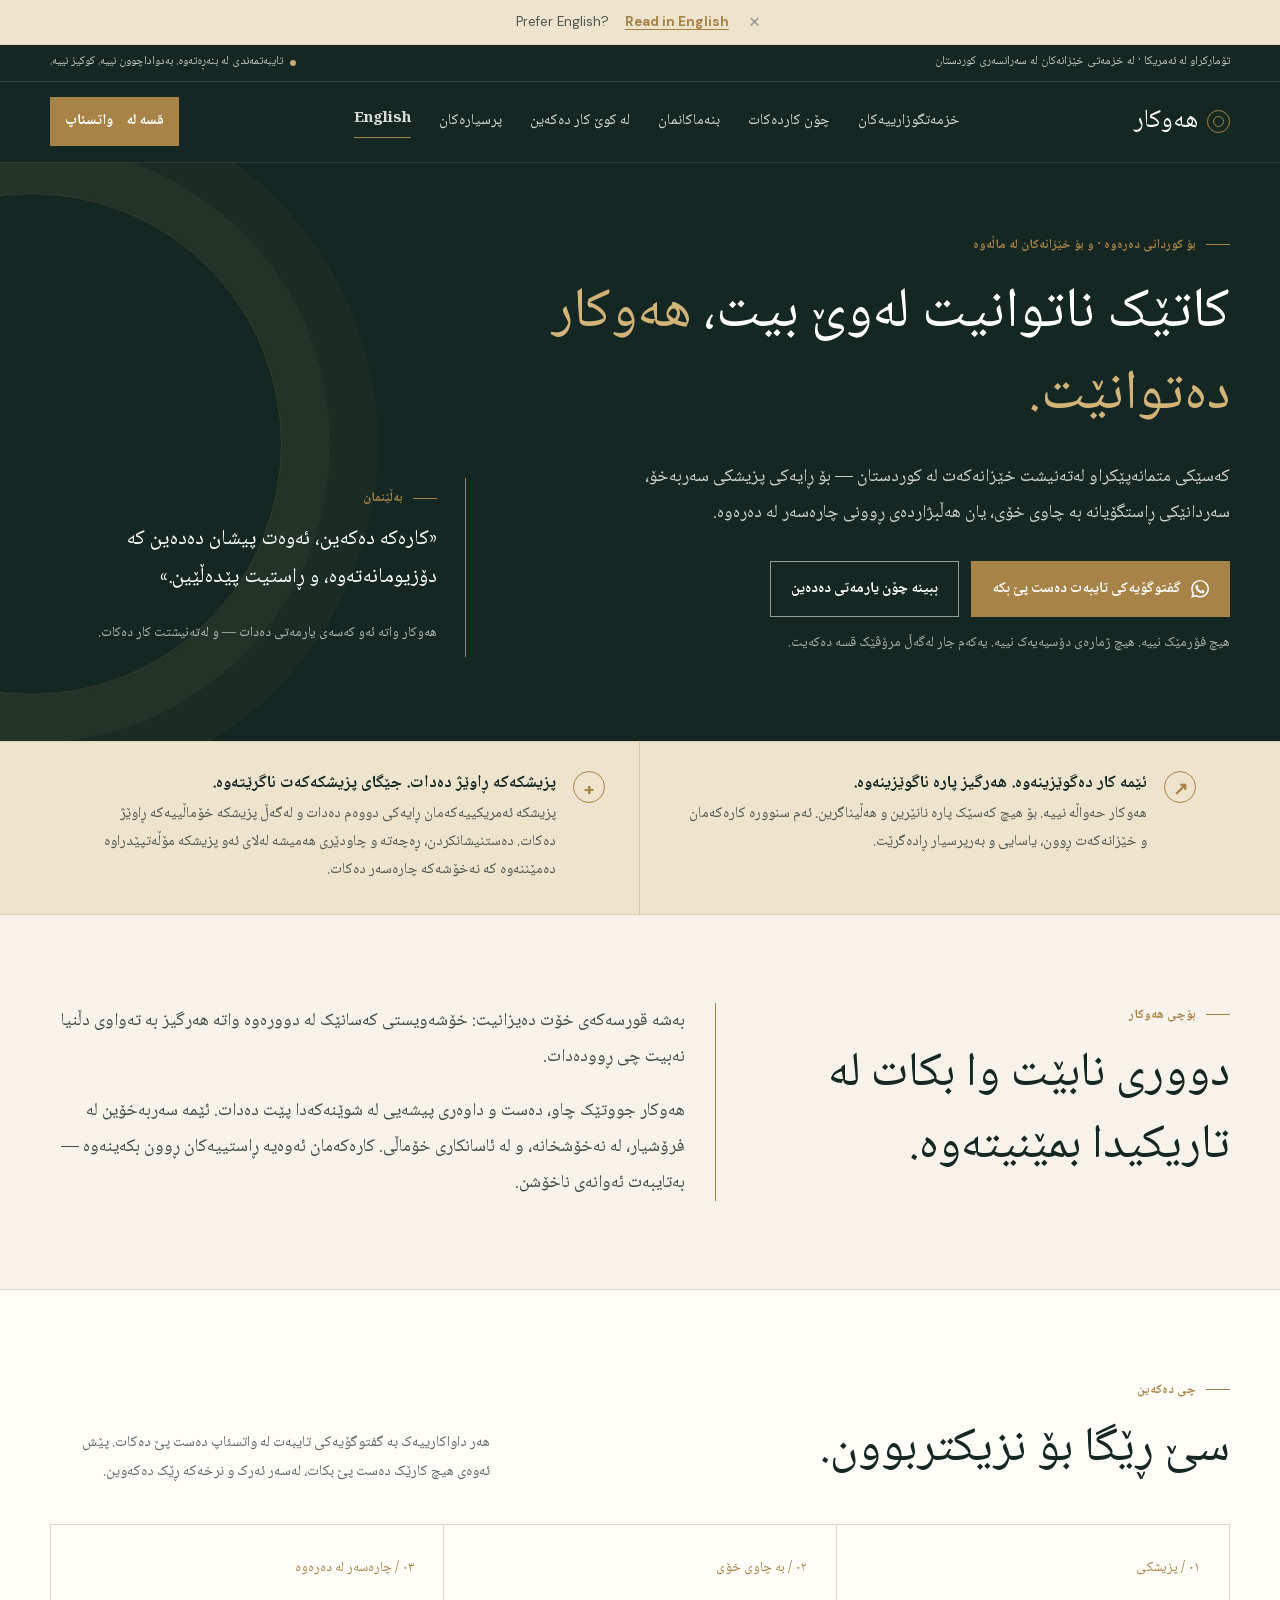
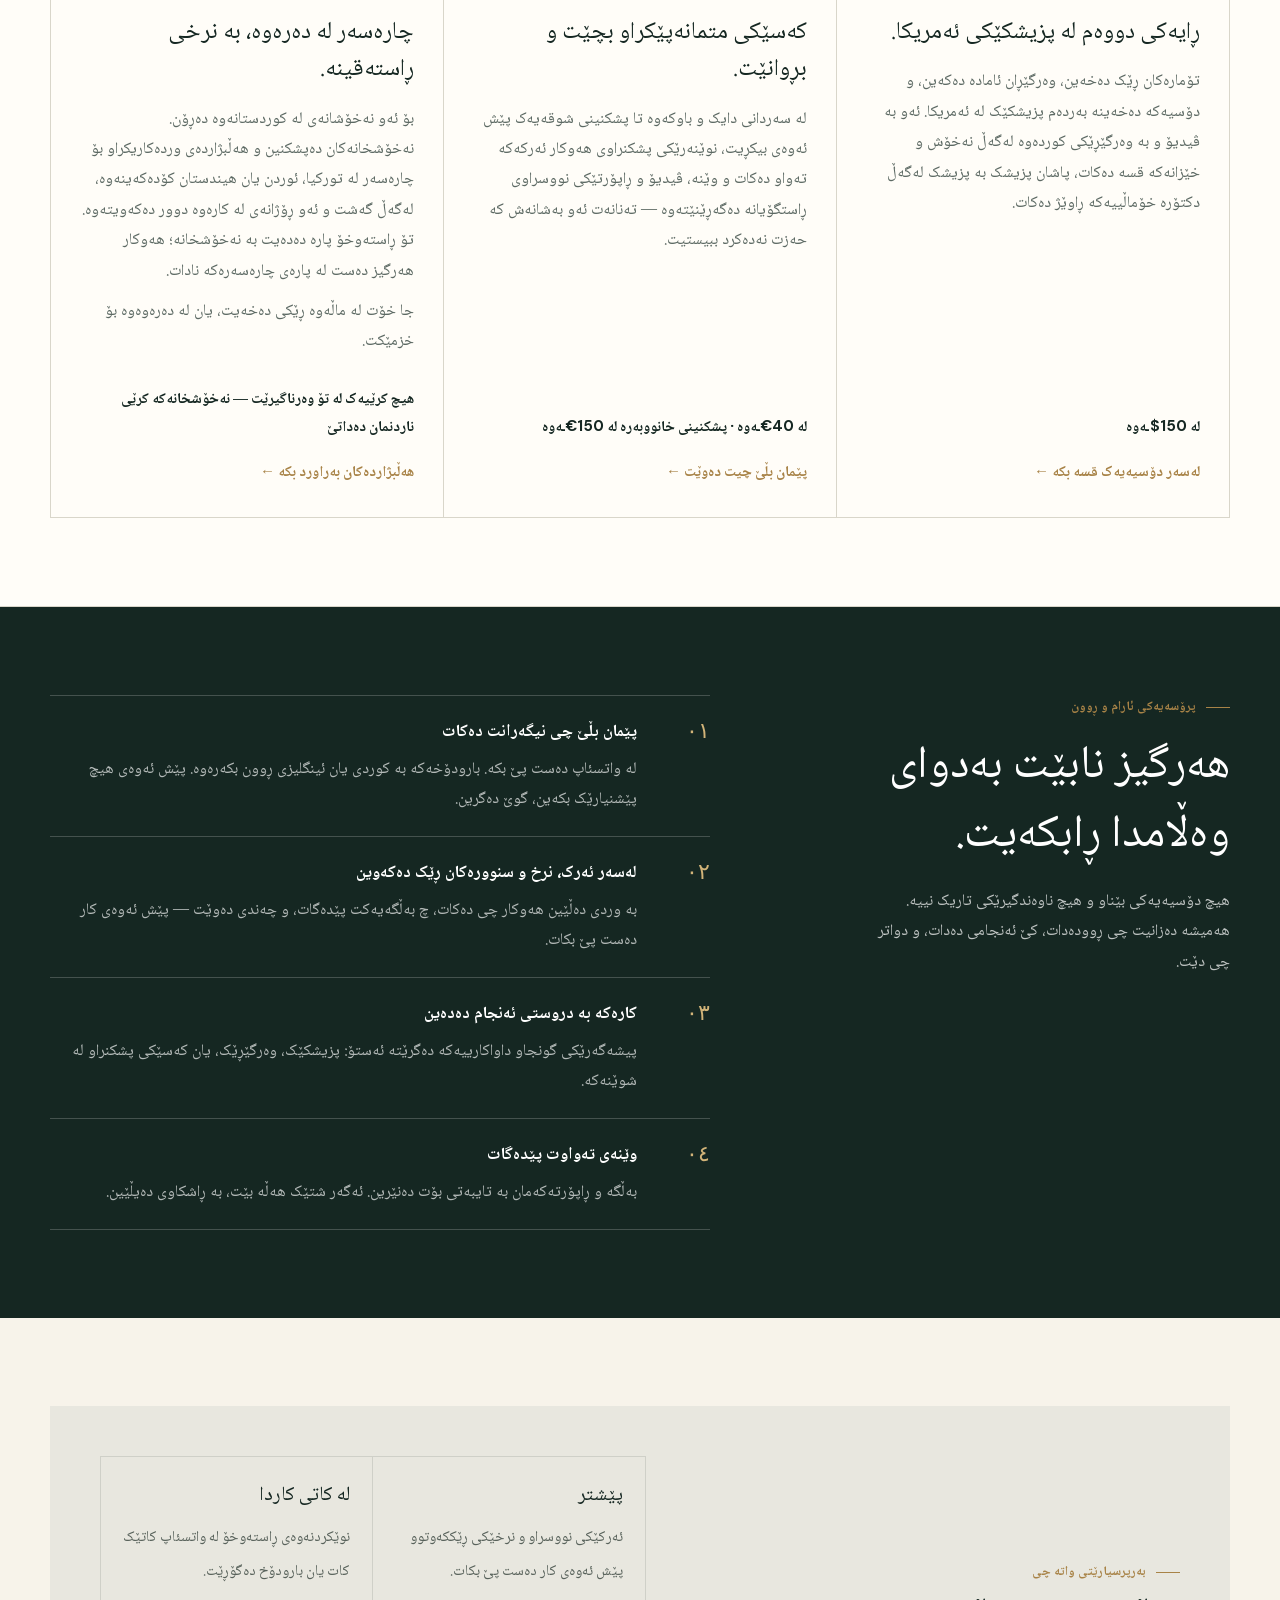
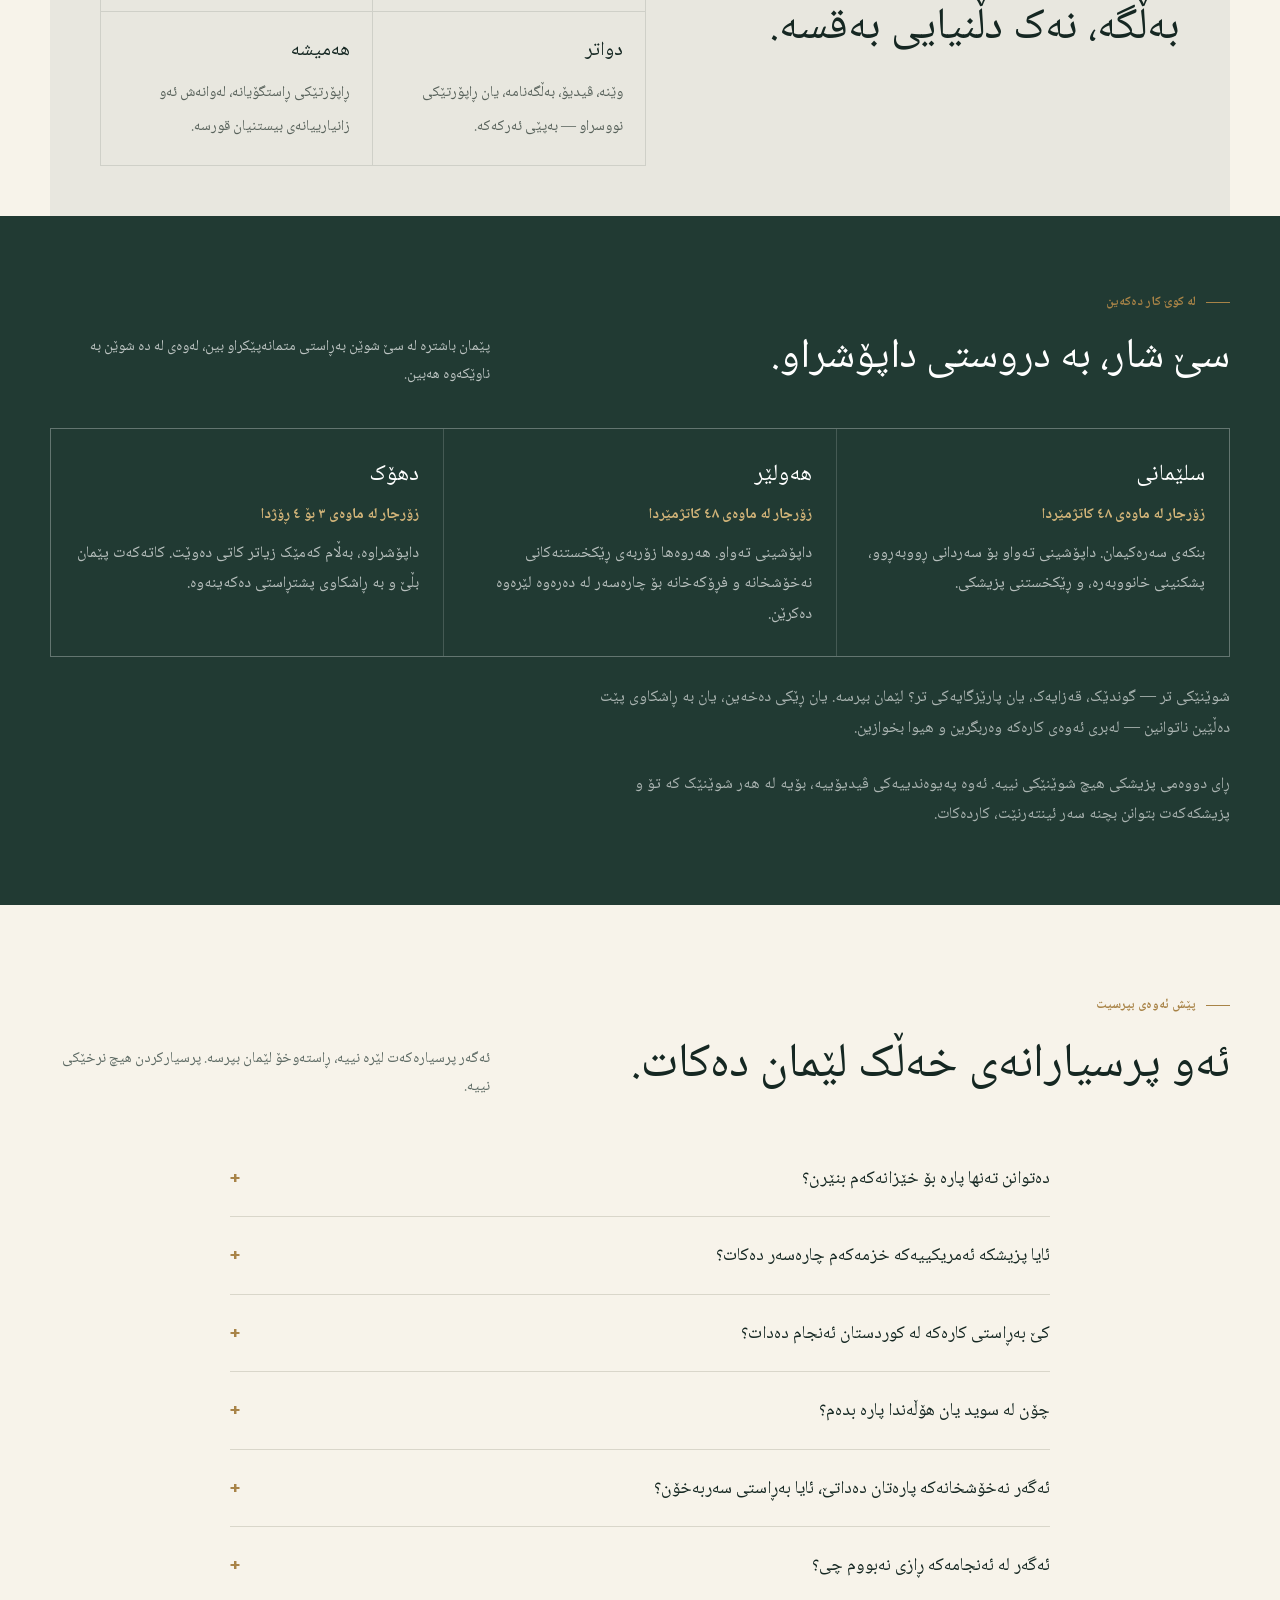
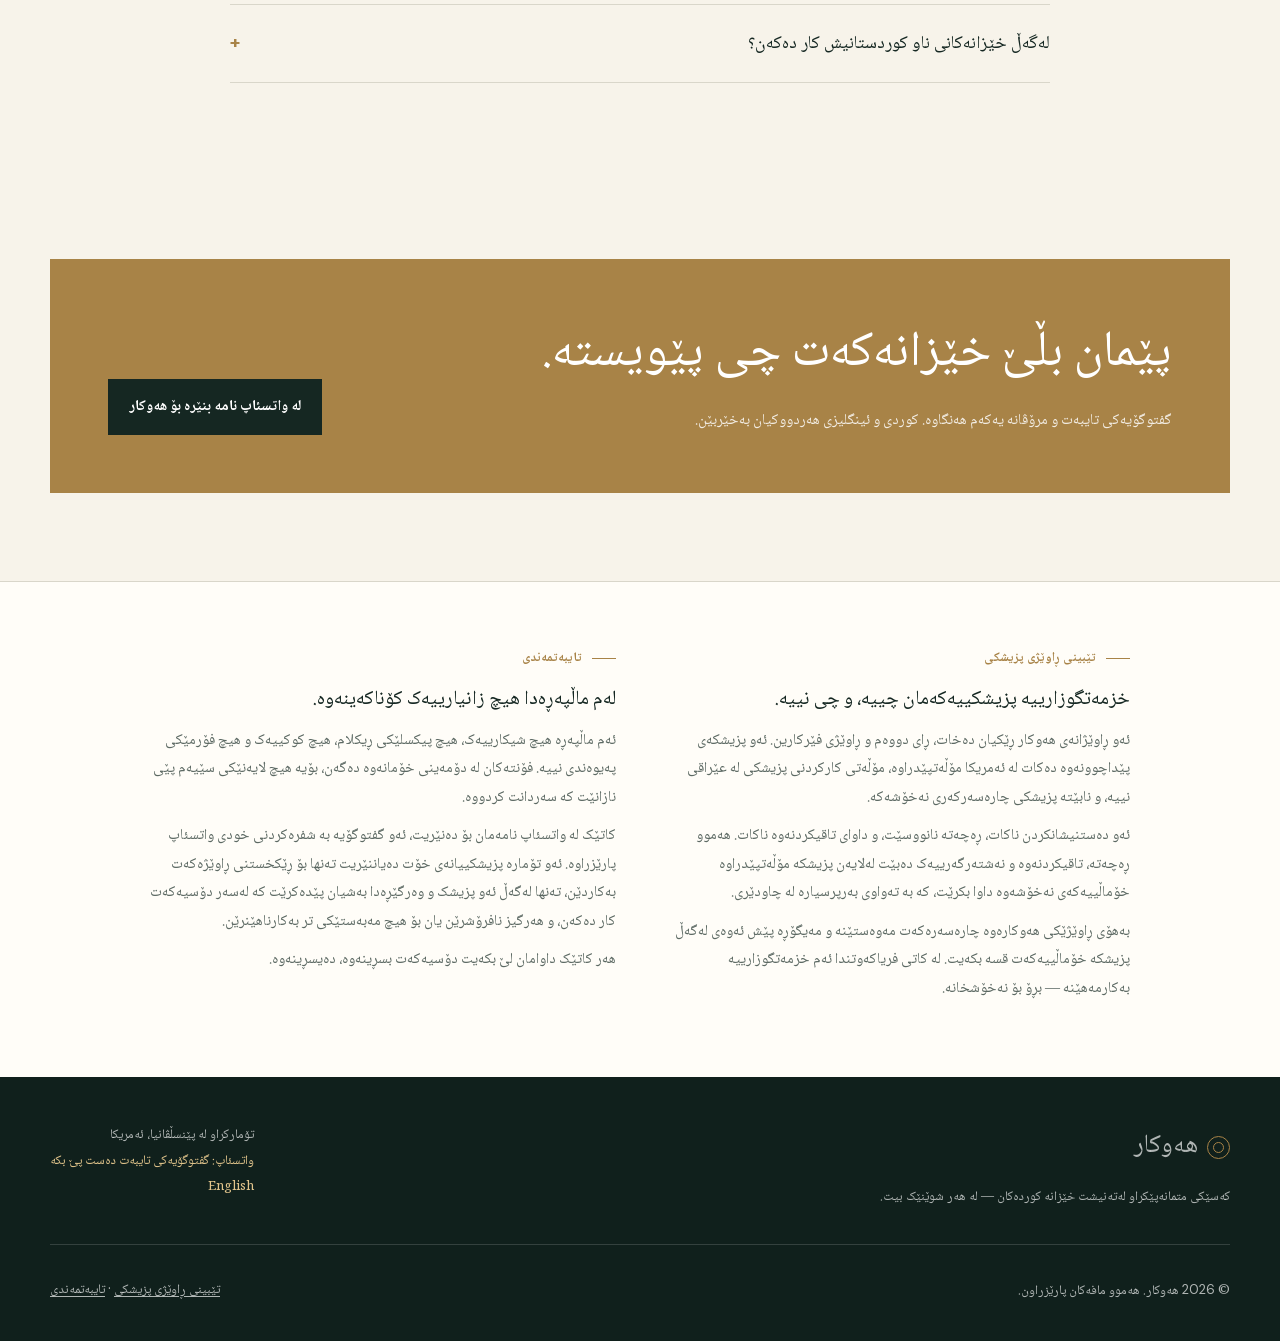
<file: index.html>
<!doctype html>
<html lang="ckb" dir="rtl">
<head>
<meta charset="utf-8">
<meta name="viewport" content="width=device-width, initial-scale=1">
<title>هەوکار — کەسێکی متمانەپێکراو، لەتەنیشت خێزانەکەت</title>
<meta name="description" content="بۆ کوردانی دەرەوەی وڵات: ڕایەکی سەربەخۆی پزیشکێکی ئەمریکا، کەسێکی متمانەپێکراو بۆ سەردانی خێزانەکەت لە کوردستان، و ڕێنمایی ڕاستگۆیانە بۆ چارەسەر لە دەرەوە.">
<link rel="alternate" hreflang="ckb" href="index.html">
<link rel="alternate" hreflang="en" href="en.html">
<link rel="stylesheet" href="assets/site.css">
</head>
<body>
<a class="skip" href="#main">بڕۆ بۆ ناوەڕۆک</a>

<header>
  <div class="topline">
    <div class="wrap">
      <span>تۆمارکراو لە ئەمریکا · لە خزمەتی خێزانەکان لە سەرانسەری کوردستان</span>
      <span class="privacy"><i></i>تایبەتمەندی لە بنەڕەتەوە. بەدواداچوون نییە. کوکیز نییە.</span>
    </div>
  </div>

  <div class="nav-bar">
    <nav class="nav wrap" aria-label="سەرەکی">
      <a class="brand" href="#top" aria-label="هەوکار"><span class="brand-mark" aria-hidden="true"></span>هەوکار</a>
      <div class="nav-links">
        <a href="#services">خزمەتگوزارییەکان</a>
        <a href="#how-it-works">چۆن کاردەکات</a>
        <a href="#principles">بنەماکانمان</a>
        <a href="#coverage">لە کوێ کار دەکەین</a>
        <a href="#faq">پرسیارەکان</a>
        <a class="language" href="en.html">English</a>
      </div>
      <a class="button" data-wa="سڵاو هەوکار، دەمەوێت لەسەر خزمەتگوزارییەکانتان بپرسم.">
        <span class="label-long">قسە لە&nbsp;</span>واتسئاپ
      </a>
    </nav>
  </div>

  <div class="hero" id="top">
    <div class="rings" aria-hidden="true"><span></span><span></span><span></span></div>
    <div class="wrap hero-grid">
      <div>
        <div class="eyebrow">بۆ کوردانی دەرەوە · و بۆ خێزانەکان لە ماڵەوە</div>
        <h1>کاتێک ناتوانیت لەوێ بیت، <em>هەوکار دەتوانێت.</em></h1>
        <p class="hero-lead">کەسێکی متمانەپێکراو لەتەنیشت خێزانەکەت لە کوردستان — بۆ ڕایەکی پزیشکی سەربەخۆ، سەردانێکی ڕاستگۆیانە بە چاوی خۆی، یان هەڵبژاردەی ڕوونی چارەسەر لە دەرەوە.</p>
        <div class="hero-actions">
          <a class="button" data-wa="سڵاو هەوکار، پێویستم بە یارمەتییە بۆ خێزانەکەم.">
            <svg viewBox="0 0 24 24" aria-hidden="true"><path d="M20.5 3.5A11.8 11.8 0 0 0 12.1 0C5.6 0 .3 5.3.3 11.8c0 2.1.5 4.1 1.5 5.9L.2 23.5l6-1.6a11.8 11.8 0 0 0 5.9 1.5h.1c6.5 0 11.8-5.3 11.8-11.8 0-3.2-1.3-6.1-3.5-8.1ZM12.1 21.4a9.8 9.8 0 0 1-5-1.4l-.4-.2-3.6.9.9-3.5-.2-.4a9.8 9.8 0 1 1 8.3 4.6Zm5.4-7.3c-.3-.1-1.8-.9-2.1-1s-.5-.1-.7.2-.8 1-.9 1.2-.3.2-.6.1a8 8 0 0 1-2.4-1.5 8.8 8.8 0 0 1-1.6-2c-.2-.3 0-.4.1-.5l.4-.5.2-.4c.1-.2 0-.4 0-.5l-1-2.3c-.2-.5-.5-.4-.7-.4h-.6c-.2 0-.5.1-.8.4s-1 1-1 2.5 1 2.9 1.2 3.1c.1.2 2.1 3.3 5.1 4.6.7.3 1.3.5 1.7.6.7.2 1.4.2 1.9.1.6-.1 1.8-.8 2-1.6s.3-1.5.2-1.6-.3-.2-.6-.4Z"/></svg>
            گفتوگۆیەکی تایبەت دەست پێ بکە
          </a>
          <a class="button button--light" href="#services">ببینە چۆن یارمەتی دەدەین</a>
        </div>
        <p class="hero-note">هیچ فۆرمێک نییە. هیچ ژمارەی دۆسیەیەک نییە. یەکەم جار لەگەڵ مرۆڤێک قسە دەکەیت.</p>
      </div>
      <aside class="hero-card">
        <div class="eyebrow">بەڵێنمان</div>
        <p>«کارەکە دەکەین، ئەوەت پیشان دەدەین کە دۆزیومانەتەوە، و ڕاستیت پێدەڵێین.»</p>
        <small>هەوکار واتە ئەو کەسەی یارمەتی دەدات — و لەتەنیشتت کار دەکات.</small>
      </aside>
    </div>
  </div>
</header>

<main id="main">

  <div class="promise" id="principles">
    <div class="wrap">
      <article class="promise-item">
        <div class="promise-icon" aria-hidden="true">↗</div>
        <div>
          <h2>ئێمە کار دەگوێزینەوە. هەرگیز پارە ناگوێزینەوە.</h2>
          <p>هەوکار حەواڵە نییە. بۆ هیچ کەسێک پارە نانێرین و هەڵیناگرین. ئەم سنوورە کارەکەمان و خێزانەکەت ڕوون، یاسایی و بەرپرسیار ڕادەگرێت.</p>
        </div>
      </article>
      <article class="promise-item">
        <div class="promise-icon" aria-hidden="true">+</div>
        <div>
          <h2>پزیشکەکە ڕاوێژ دەدات. جێگای پزیشکەکەت ناگرێتەوە.</h2>
          <p>پزیشکە ئەمریکییەکەمان ڕایەکی دووەم دەدات و لەگەڵ پزیشکە خۆماڵییەکە ڕاوێژ دەکات. دەستنیشانکردن، ڕەچەتە و چاودێری هەمیشە لەلای ئەو پزیشکە مۆڵەتپێدراوە دەمێننەوە کە نەخۆشەکە چارەسەر دەکات.</p>
        </div>
      </article>
    </div>
  </div>

  <section>
    <div class="wrap intro">
      <div>
        <div class="eyebrow">بۆچی هەوکار</div>
        <h2>دووری نابێت وا بکات لە تاریکیدا بمێنیتەوە.</h2>
      </div>
      <div class="intro-copy">
        <p>بەشە قورسەکەی خۆت دەیزانیت: خۆشەویستی کەسانێک لە دوورەوە واتە هەرگیز بە تەواوی دڵنیا نەبیت چی ڕوودەدات.</p>
        <p>هەوکار جووتێک چاو، دەست و داوەری پیشەیی لە شوێنەکەدا پێت دەدات. ئێمە سەربەخۆین لە فرۆشیار، لە نەخۆشخانە، و لە ئاسانکاری خۆماڵی. کارەکەمان ئەوەیە ڕاستییەکان ڕوون بکەینەوە — بەتایبەت ئەوانەی ناخۆشن.</p>
      </div>
    </div>
  </section>

  <section class="services" id="services">
    <div class="wrap">
      <div class="section-head">
        <div>
          <div class="eyebrow">چی دەکەین</div>
          <h2>سێ ڕێگا بۆ نزیکتربوون.</h2>
        </div>
        <p>هەر داواکارییەک بە گفتوگۆیەکی تایبەت لە واتسئاپ دەست پێ دەکات. پێش ئەوەی هیچ کارێک دەست پێ بکات، لەسەر ئەرک و نرخەکە ڕێک دەکەوین.</p>
      </div>

      <div class="service-grid">
        <article class="service">
          <div class="service-number">٠١ / پزیشکی</div>
          <h3>ڕایەکی دووەم لە پزیشکێکی ئەمریکا.</h3>
          <p>تۆمارەکان ڕێک دەخەین، وەرگێڕان ئامادە دەکەین، و دۆسیەکە دەخەینە بەردەم پزیشکێک لە ئەمریکا. ئەو بە ڤیدیۆ و بە وەرگێڕێکی کوردەوە لەگەڵ نەخۆش و خێزانەکە قسە دەکات، پاشان پزیشک بە پزیشک لەگەڵ دکتۆرە خۆماڵییەکە ڕاوێژ دەکات.</p>
          <div class="price">لە <span class="ltr">$150</span>ـەوە</div>
          <a class="go" data-wa="سڵاو هەوکار، دەمەوێت لەسەر ڕای دووەمی پزیشکی بپرسم.">لەسەر دۆسیەیەک قسە بکە</a>
        </article>

        <article class="service">
          <div class="service-number">٠٢ / بە چاوی خۆی</div>
          <h3>کەسێکی متمانەپێکراو بچێت و بڕوانێت.</h3>
          <p>لە سەردانی دایک و باوکەوە تا پشکنینی شوقەیەک پێش ئەوەی بیکڕیت، نوێنەرێکی پشکنراوی هەوکار ئەرکەکە تەواو دەکات و وێنە، ڤیدیۆ و ڕاپۆرتێکی نووسراوی ڕاستگۆیانە دەگەڕێنێتەوە — تەنانەت ئەو بەشانەش کە حەزت نەدەکرد ببیستیت.</p>
          <div class="price">لە <span class="ltr">€40</span>ـەوە · پشکنینی خانووبەرە لە <span class="ltr">€150</span>ـەوە</div>
          <a class="go" data-wa="سڵاو هەوکار، دەمەوێت لەسەر ئەرکێک لە کوردستان بپرسم.">پێمان بڵێ چیت دەوێت</a>
        </article>

        <article class="service">
          <div class="service-number">٠٣ / چارەسەر لە دەرەوە</div>
          <h3>چارەسەر لە دەرەوە، بە نرخی ڕاستەقینە.</h3>
          <p>بۆ ئەو نەخۆشانەی لە کوردستانەوە دەڕۆن. نەخۆشخانەکان دەپشکنین و هەڵبژاردەی وردەکاریکراو بۆ چارەسەر لە تورکیا، ئوردن یان هیندستان کۆدەکەینەوە، لەگەڵ گەشت و ئەو ڕۆژانەی لە کارەوە دوور دەکەویتەوە. تۆ ڕاستەوخۆ پارە دەدەیت بە نەخۆشخانە؛ هەوکار هەرگیز دەست لە پارەی چارەسەرەکە نادات.</p>
          <p style="margin-top:10px">جا خۆت لە ماڵەوە ڕێکی دەخەیت، یان لە دەرەوەوە بۆ خزمێکت.</p>
          <div class="price">هیچ کرێیەک لە تۆ وەرناگیرێت — نەخۆشخانەکە کرێی ناردنمان دەداتێ</div>
          <a class="go" data-wa="سڵاو هەوکار، دەمەوێت لەسەر چارەسەر لە دەرەوە بپرسم.">هەڵبژاردەکان بەراورد بکە</a>
        </article>
      </div>
    </div>
  </section>

  <section class="method" id="how-it-works">
    <div class="wrap method-grid">
      <div>
        <div class="eyebrow">پرۆسەیەکی ئارام و ڕوون</div>
        <h2>هەرگیز نابێت بەدوای وەڵامدا ڕابکەیت.</h2>
        <p class="method-intro">هیچ دۆسیەیەکی بێناو و هیچ ناوەندگیرێکی تاریک نییە. هەمیشە دەزانیت چی ڕوودەدات، کێ ئەنجامی دەدات، و دواتر چی دێت.</p>
      </div>
      <div class="steps">
        <article class="step"><div class="step-no">٠١</div><div><h3>پێمان بڵێ چی نیگەرانت دەکات</h3><p>لە واتسئاپ دەست پێ بکە. بارودۆخەکە بە کوردی یان ئینگلیزی ڕوون بکەرەوە. پێش ئەوەی هیچ پێشنیارێک بکەین، گوێ دەگرین.</p></div></article>
        <article class="step"><div class="step-no">٠٢</div><div><h3>لەسەر ئەرک، نرخ و سنوورەکان ڕێک دەکەوین</h3><p>بە وردی دەڵێین هەوکار چی دەکات، چ بەڵگەیەکت پێدەگات، و چەندی دەوێت — پێش ئەوەی کار دەست پێ بکات.</p></div></article>
        <article class="step"><div class="step-no">٠٣</div><div><h3>کارەکە بە دروستی ئەنجام دەدەین</h3><p>پیشەگەرێکی گونجاو داواکارییەکە دەگرێتە ئەستۆ: پزیشکێک، وەرگێڕێک، یان کەسێکی پشکنراو لە شوێنەکە.</p></div></article>
        <article class="step"><div class="step-no">٠٤</div><div><h3>وێنەی تەواوت پێدەگات</h3><p>بەڵگە و ڕاپۆرتەکەمان بە تایبەتی بۆت دەنێرین. ئەگەر شتێک هەڵە بێت، بە ڕاشکاوی دەیڵێین.</p></div></article>
      </div>
    </div>
  </section>

  <section class="proof">
    <div class="wrap proof-wrap">
      <div>
        <div class="eyebrow">بەرپرسیارێتی واتە چی</div>
        <h2>بەڵگە، نەک دڵنیایی بەقسە.</h2>
      </div>
      <div class="proof-list">
        <div class="proof-item"><strong>پێشتر</strong><span>ئەرکێکی نووسراو و نرخێکی ڕێککەوتوو پێش ئەوەی کار دەست پێ بکات.</span></div>
        <div class="proof-item"><strong>لە کاتی کاردا</strong><span>نوێکردنەوەی ڕاستەوخۆ لە واتسئاپ کاتێک کات یان بارودۆخ دەگۆڕێت.</span></div>
        <div class="proof-item"><strong>دواتر</strong><span>وێنە، ڤیدیۆ، بەڵگەنامە، یان ڕاپۆرتێکی نووسراو — بەپێی ئەرکەکە.</span></div>
        <div class="proof-item"><strong>هەمیشە</strong><span>ڕاپۆرتێکی ڕاستگۆیانە، لەوانەش ئەو زانیارییانەی بیستنیان قورسە.</span></div>
      </div>
    </div>
  </section>

  <section class="coverage" id="coverage">
    <div class="wrap">
      <div class="section-head">
        <div>
          <div class="eyebrow">لە کوێ کار دەکەین</div>
          <h2>سێ شار، بە دروستی داپۆشراو.</h2>
        </div>
        <p>پێمان باشترە لە سێ شوێن بەڕاستی متمانەپێکراو بین، لەوەی لە دە شوێن بە ناوێکەوە هەبین.</p>
      </div>

      <div class="cities">
        <article class="city">
          <h3>سلێمانی</h3>
          <p class="when">زۆرجار لە ماوەی ٤٨ کاتژمێردا</p>
          <p>بنکەی سەرەکیمان. داپۆشینی تەواو بۆ سەردانی ڕووبەڕوو، پشکنینی خانووبەرە، و ڕێکخستنی پزیشکی.</p>
        </article>
        <article class="city">
          <h3>هەولێر</h3>
          <p class="when">زۆرجار لە ماوەی ٤٨ کاتژمێردا</p>
          <p>داپۆشینی تەواو. هەروەها زۆربەی ڕێکخستنەکانی نەخۆشخانە و فڕۆکەخانە بۆ چارەسەر لە دەرەوە لێرەوە دەکرێن.</p>
        </article>
        <article class="city">
          <h3>دهۆک</h3>
          <p class="when">زۆرجار لە ماوەی ٣ بۆ ٤ ڕۆژدا</p>
          <p>داپۆشراوە، بەڵام کەمێک زیاتر کاتی دەوێت. کاتەکەت پێمان بڵێ و بە ڕاشکاوی پشتڕاستی دەکەینەوە.</p>
        </article>
      </div>

      <p class="coverage-note">شوێنێکی تر — گوندێک، قەزایەک، یان پارێزگایەکی تر؟ لێمان بپرسە. یان ڕێکی دەخەین، یان بە ڕاشکاوی پێت دەڵێین ناتوانین — لەبری ئەوەی کارەکە وەربگرین و هیوا بخوازین.</p>
      <p class="coverage-note">ڕای دووەمی پزیشکی هیچ شوێنێکی نییە. ئەوە پەیوەندییەکی ڤیدیۆییە، بۆیە لە هەر شوێنێک کە تۆ و پزیشکەکەت بتوانن بچنە سەر ئینتەرنێت، کاردەکات.</p>
    </div>
  </section>

  <section class="faq" id="faq">
    <div class="wrap">
      <div class="section-head">
        <div>
          <div class="eyebrow">پێش ئەوەی بپرسیت</div>
          <h2>ئەو پرسیارانەی خەڵک لێمان دەکات.</h2>
        </div>
        <p>ئەگەر پرسیارەکەت لێرە نییە، ڕاستەوخۆ لێمان بپرسە. پرسیارکردن هیچ نرخێکی نییە.</p>
      </div>

      <div class="faq-list">
        <details>
          <summary>دەتوانن تەنها پارە بۆ خێزانەکەم بنێرن؟</summary>
          <p>نەخێر — و هەمیشە دەڵێین نەخێر. گواستنەوەی پارە بۆ کەسێکی تر مۆڵەتێکی دەوێت کە ئێمە نەمانە و ناشمانەوێت. ئێمە کاری ئەنجامدراو دەفرۆشین، نەک پارەی گواستراوە. لەو ئەرکانەی کڕینی شتێکیان تێدایە — خواردن، دیاری، یان زێڕ — ئێمە دەیکڕین و دەیگەیەنین، بە پسوولە و وێنەوە.</p>
        </details>
        <details>
          <summary>ئایا پزیشکە ئەمریکییەکە خزمەکەم چارەسەر دەکات؟</summary>
          <p>نەخێر. ئەو ڕایەکی دووەم دەدات، پاشان پزیشک بە پزیشک لەگەڵ پزیشکەکەی خۆت لە کوردستان قسە دەکات. پزیشکە خۆماڵییەکەت هەموو ڕەچەتە و ڕێنماییەک دەنووسێت، چونکە ئەو مۆڵەتی چاودێری نەخۆشەکەی هەیە. وەک ئەوە وایە هاوکارێکی شارەزا بهێنیتە ناو ژوورەکەوە.</p>
        </details>
        <details>
          <summary>کێ بەڕاستی کارەکە لە کوردستان ئەنجام دەدات؟</summary>
          <p>کەسانێک کە خۆمان پشکنیومانن، بە ناوی ئێمەوە کار دەکەن و ئێمە پارەیان دەدەینێ. نە کەسێکی نەناسراو لە ئینتەرنێت، و نە داواکارییەک لە ئامۆزایەکی سەرقاڵ. ئەگەر ئەو کەسەی دەیناردین ڕۆژێک ناڕاست بوو، دەمانەوێت دەستبەجێ بزانین — هەرچیمان هەیە لەسەر ئەمە دەوەستێت.</p>
        </details>
        <details>
          <summary>چۆن لە سوید یان هۆڵەندا پارە بدەم؟</summary>
          <p>بە کارتی بانکی ئاسایی، بە یۆرۆ یان دۆلار، لە ڕێگەی کۆمپانیا تۆمارکراوەکەمانەوە لە ئەمریکا. هیچ پارەیەک لە ناو عێراق نادرێت و هیچ حسابێکی بانکی عێراقی تێیدا نییە.</p>
        </details>
        <details>
          <summary>ئەگەر نەخۆشخانەکە پارەتان دەداتێ، ئایا بەڕاستی سەربەخۆن؟</summary>
          <p>پرسیارێکی ڕەوایە، بۆیە هەموو ڕێکەوتنەکەت پێ دەڵێین. تۆ ڕاستەوخۆ بە نرخی خۆیان پارە دەدەیت بە نەخۆشخانە؛ ئێمە هەرگیز دەست لەو پارەیە نادەین. نەخۆشخانەکە کرێی ناردنمان دەداتێ، و داوای بەڵگەنامەیەکی نووسراو دەکەین کە کرێیەکەمان نرخی تۆ بەرز ناکاتەوە. هەروەها دوو یان سێ هەڵبژاردە بە تێچووی ڕاستەقینەوە پیشانت دەدەین، نەک تەنها یەک پێشنیار. ئەگەر نەخۆشخانەیەک ئەم مەرجانە ڕەت بکاتەوە، لەگەڵی کار ناکەین.</p>
        </details>
        <details>
          <summary>ئەگەر لە ئەنجامەکە ڕازی نەبووم چی؟</summary>
          <p>پێمان بڵێ. لەو شوێنانەی ئەوەمان نەکردووە کە بەڵێنمان دابوو، یان چاکی دەکەینەوە یان پارەکەت دەگەڕێنینەوە. باشترە یەک پارەدان لەدەست بدەین لەوەی ناوەکەمان لەدەست بدەین — لە کۆمەڵگەیەکدا کە هەموو قسە لەگەڵ یەکتر دەکەن، ناوبانگمان تاکە سامانی ڕاستەقینەمانە.</p>
        </details>
        <details>
          <summary>لەگەڵ خێزانەکانی ناو کوردستانیش کار دەکەن؟</summary>
          <p>بەڵێ. زۆربەی کڕیارەکانمان لە دەرەوە دەژین و بۆ خێزانەکەیان لە ماڵەوە پارە دەدەن، بەڵام ئەگەر تۆ لە کوردستان بیت و ڕای دووەمت بوێت یان یارمەتیت بۆ ڕێکخستنی چارەسەر لە دەرەوە، بەخێربێیت.</p>
        </details>
      </div>
    </div>
  </section>

  <section class="final">
    <div class="wrap final-box">
      <div>
        <h2>پێمان بڵێ خێزانەکەت چی پێویستە.</h2>
        <p>گفتوگۆیەکی تایبەت و مرۆڤانە یەکەم هەنگاوە. کوردی و ئینگلیزی هەردووکیان بەخێربێن.</p>
      </div>
      <a class="button" data-wa="سڵاو هەوکار، دەمەوێت بە تایبەتی قسە بکەم.">لە واتسئاپ نامە بنێرە بۆ هەوکار</a>
    </div>
  </section>

  <section class="notes">
    <div class="wrap notes-grid">
      <div class="note" id="medical-note">
        <div class="eyebrow">تێبینی ڕاوێژی پزیشکی</div>
        <h3>خزمەتگوزارییە پزیشکییەکەمان چییە، و چی نییە.</h3>
        <p>ئەو ڕاوێژانەی هەوکار ڕێکیان دەخات، ڕای دووەم و ڕاوێژی فێرکارین. ئەو پزیشکەی پێداچوونەوە دەکات لە ئەمریکا مۆڵەتپێدراوە، مۆڵەتی کارکردنی پزیشکی لە عێراقی نییە، و نابێتە پزیشکی چارەسەرکەری نەخۆشەکە.</p>
        <p>ئەو دەستنیشانکردن ناکات، ڕەچەتە نانووسێت، و داوای تاقیکردنەوە ناکات. هەموو ڕەچەتە، تاقیکردنەوە و نەشتەرگەرییەک دەبێت لەلایەن پزیشکە مۆڵەتپێدراوە خۆماڵییەکەی نەخۆشەوە داوا بکرێت، کە بە تەواوی بەرپرسیارە لە چاودێری.</p>
        <p>بەهۆی ڕاوێژێکی هەوکارەوە چارەسەرەکەت مەوەستێنە و مەیگۆڕە پێش ئەوەی لەگەڵ پزیشکە خۆماڵییەکەت قسە بکەیت. لە کاتی فریاکەوتندا ئەم خزمەتگوزارییە بەکارمەهێنە — بڕۆ بۆ نەخۆشخانە.</p>
      </div>
      <div class="note" id="privacy">
        <div class="eyebrow">تایبەتمەندی</div>
        <h3>لەم ماڵپەڕەدا هیچ زانیارییەک کۆناکەینەوە.</h3>
        <p>ئەم ماڵپەڕە هیچ شیکارییەک، هیچ پیکسلێکی ڕیکلام، هیچ کوکییەک و هیچ فۆرمێکی پەیوەندی نییە. فۆنتەکان لە دۆمەینی خۆمانەوە دەگەن، بۆیە هیچ لایەنێکی سێیەم پێی نازانێت کە سەردانت کردووە.</p>
        <p>کاتێک لە واتسئاپ نامەمان بۆ دەنێریت، ئەو گفتوگۆیە بە شفرەکردنی خودی واتسئاپ پارێزراوە. ئەو تۆمارە پزیشکییانەی خۆت دەیاننێریت تەنها بۆ ڕێکخستنی ڕاوێژەکەت بەکاردێن، تەنها لەگەڵ ئەو پزیشک و وەرگێڕەدا بەشیان پێدەکرێت کە لەسەر دۆسیەکەت کار دەکەن، و هەرگیز نافرۆشرێن یان بۆ هیچ مەبەستێکی تر بەکارناهێنرێن.</p>
        <p>هەر کاتێک داوامان لێ بکەیت دۆسیەکەت بسڕینەوە، دەیسڕینەوە.</p>
      </div>
    </div>
  </section>

</main>

<footer>
  <div class="wrap">
    <div class="footer-top">
      <div>
        <a class="brand" href="#top"><span class="brand-mark" aria-hidden="true"></span>هەوکار</a>
        <p>کەسێکی متمانەپێکراو لەتەنیشت خێزانە کوردەکان — لە هەر شوێنێک بیت.</p>
      </div>
      <div class="footer-contact">
        تۆمارکراو لە پێنسڵڤانیا، ئەمریکا<br>
        <a data-wa="سڵاو هەوکار.">واتسئاپ: گفتوگۆیەکی تایبەت دەست پێ بکە</a><br>
        <a href="en.html">English</a>
      </div>
    </div>
    <div class="footer-bottom">
      <p>© <span class="ltr">2026</span> هەوکار. هەموو مافەکان پارێزراون.</p>
      <p><a href="#medical-note">تێبینی ڕاوێژی پزیشکی</a> · <a href="#privacy">تایبەتمەندی</a></p>
    </div>
  </div>
</footer>

<script src="assets/wa.js"></script>
<script src="assets/lang.js"></script>
</body>
</html>
</file>
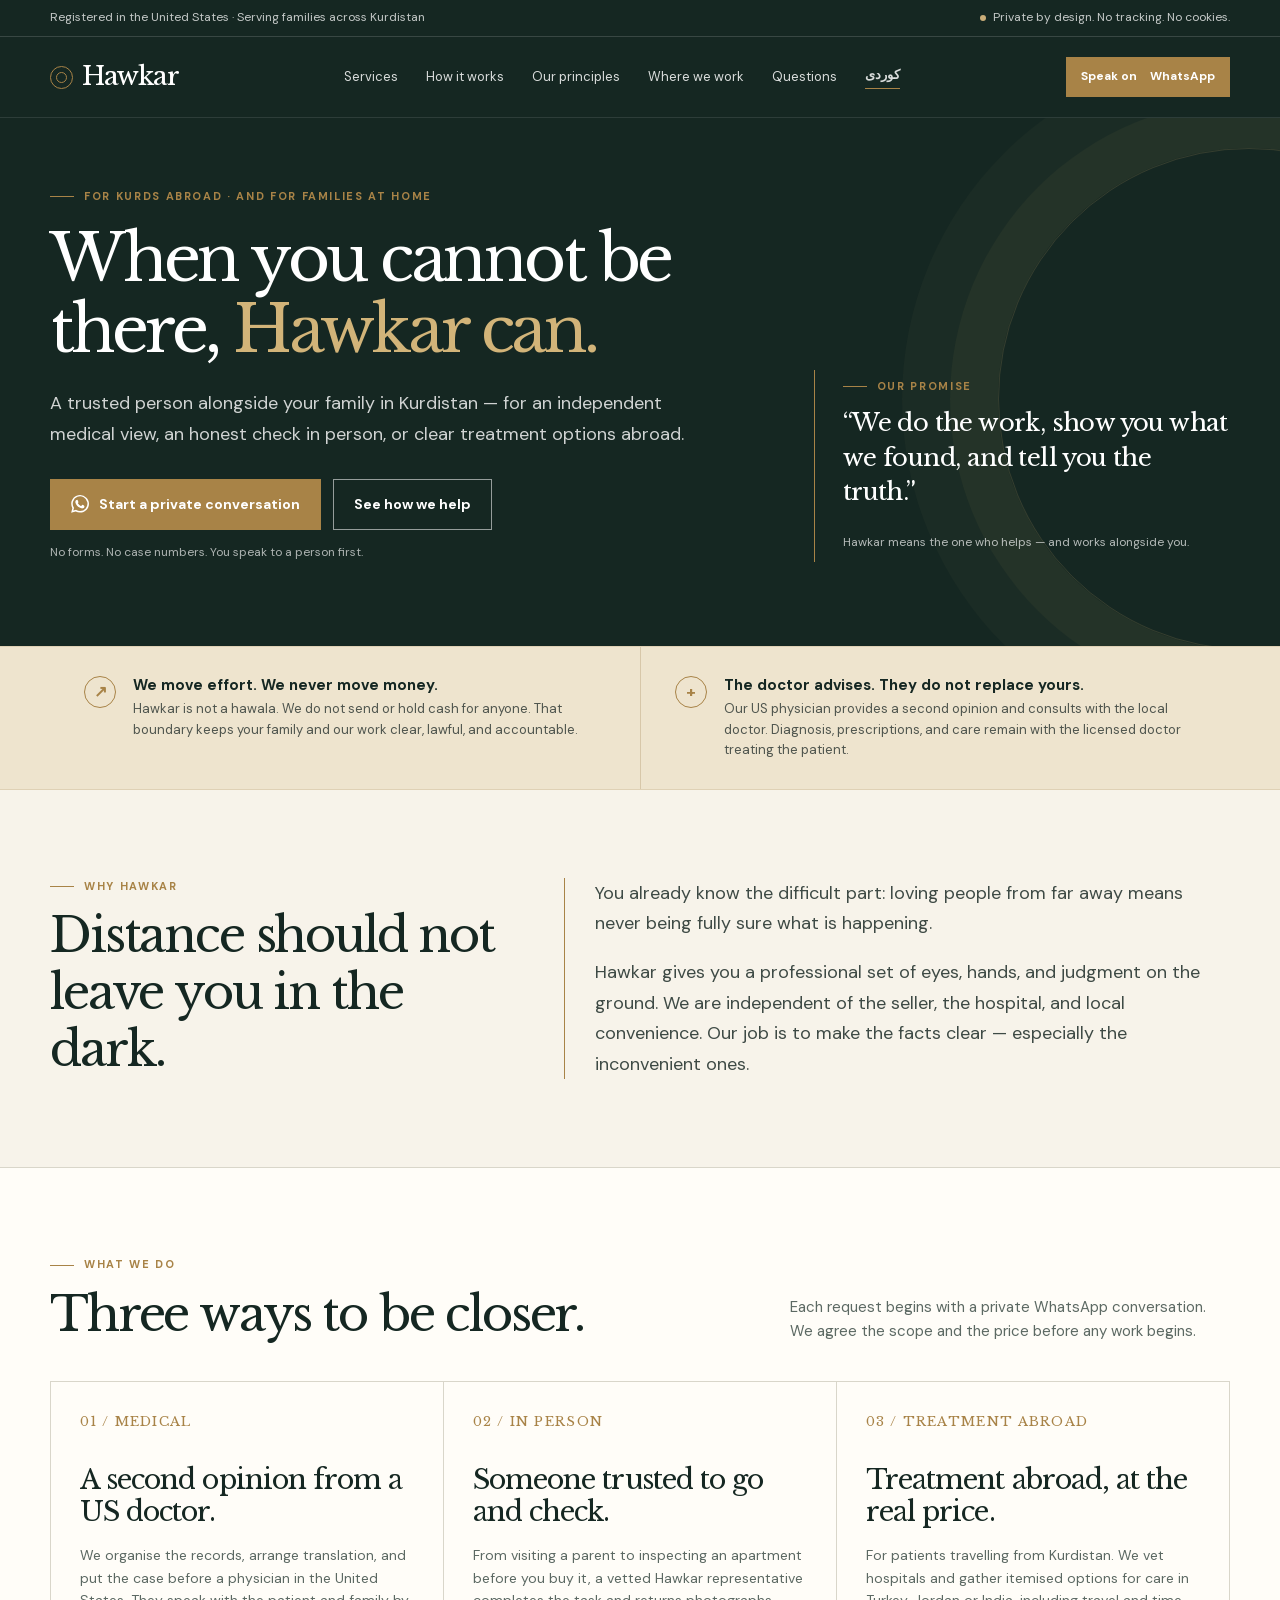
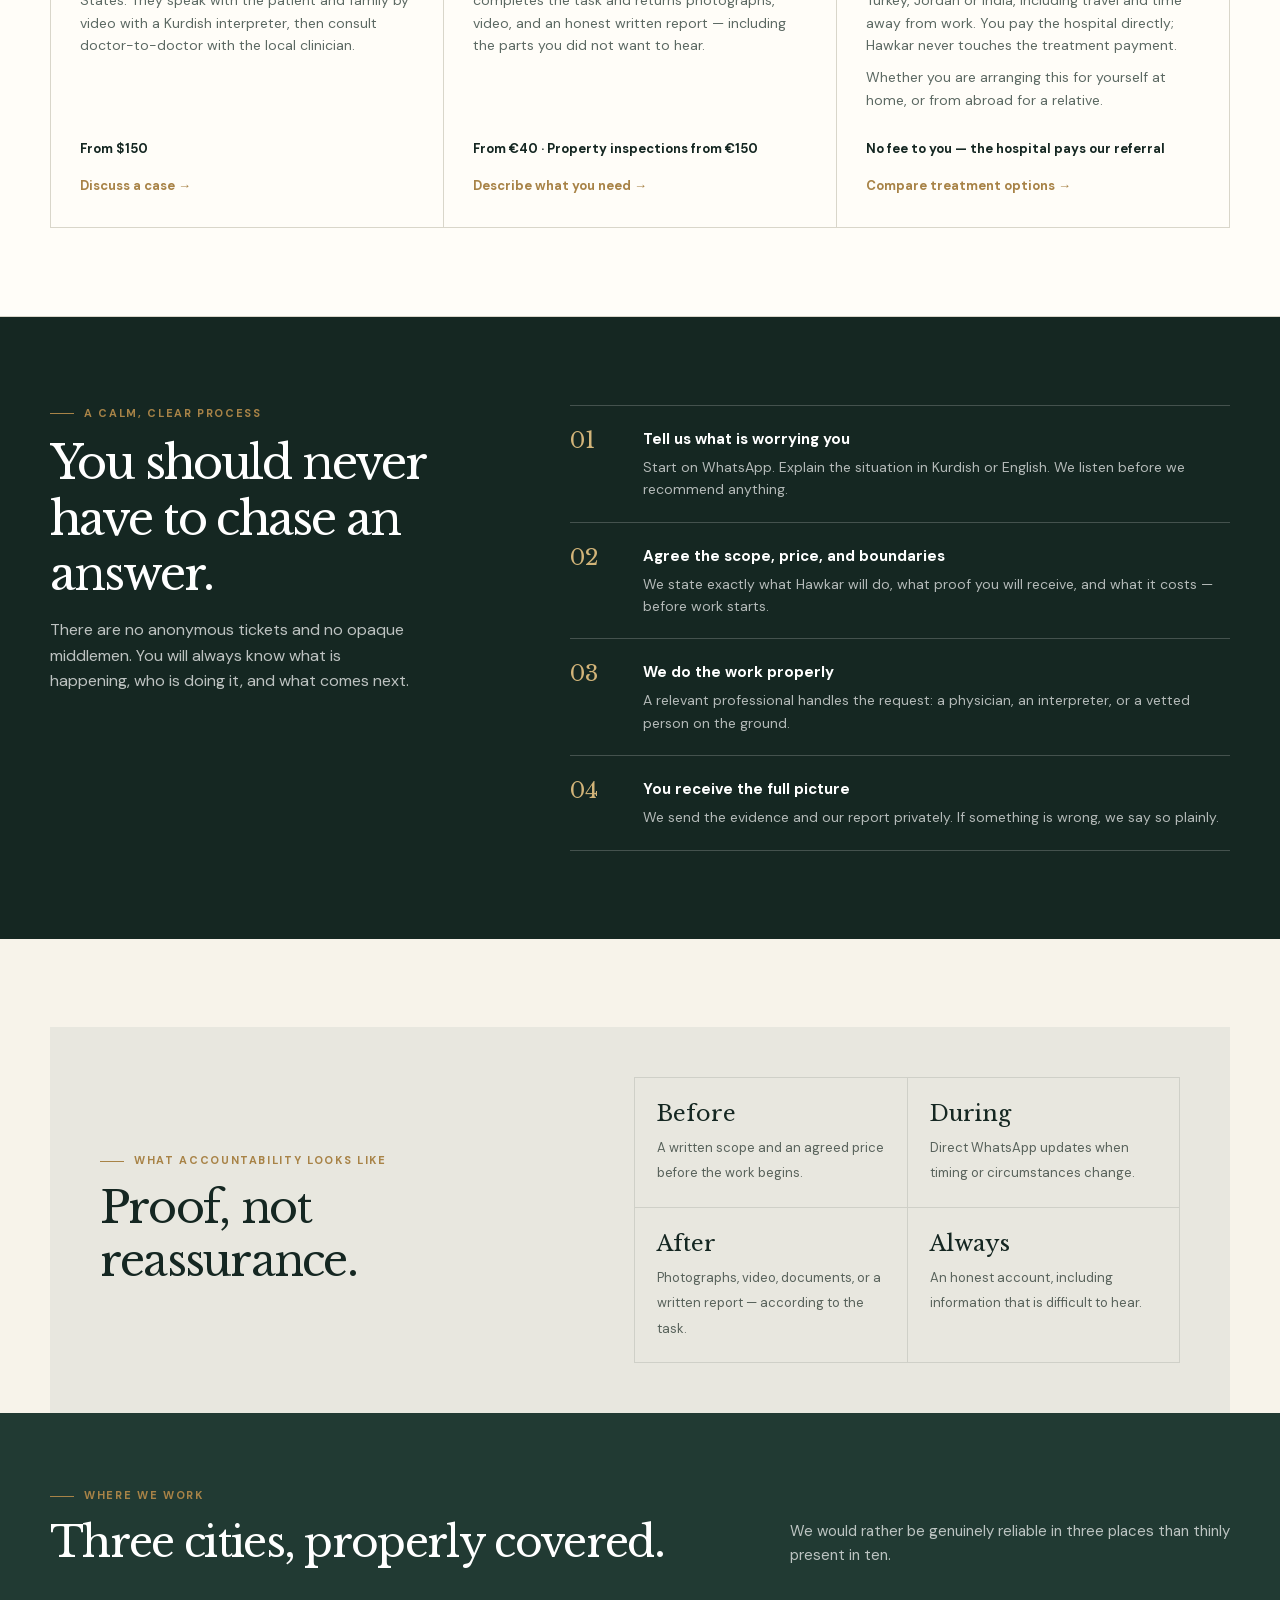
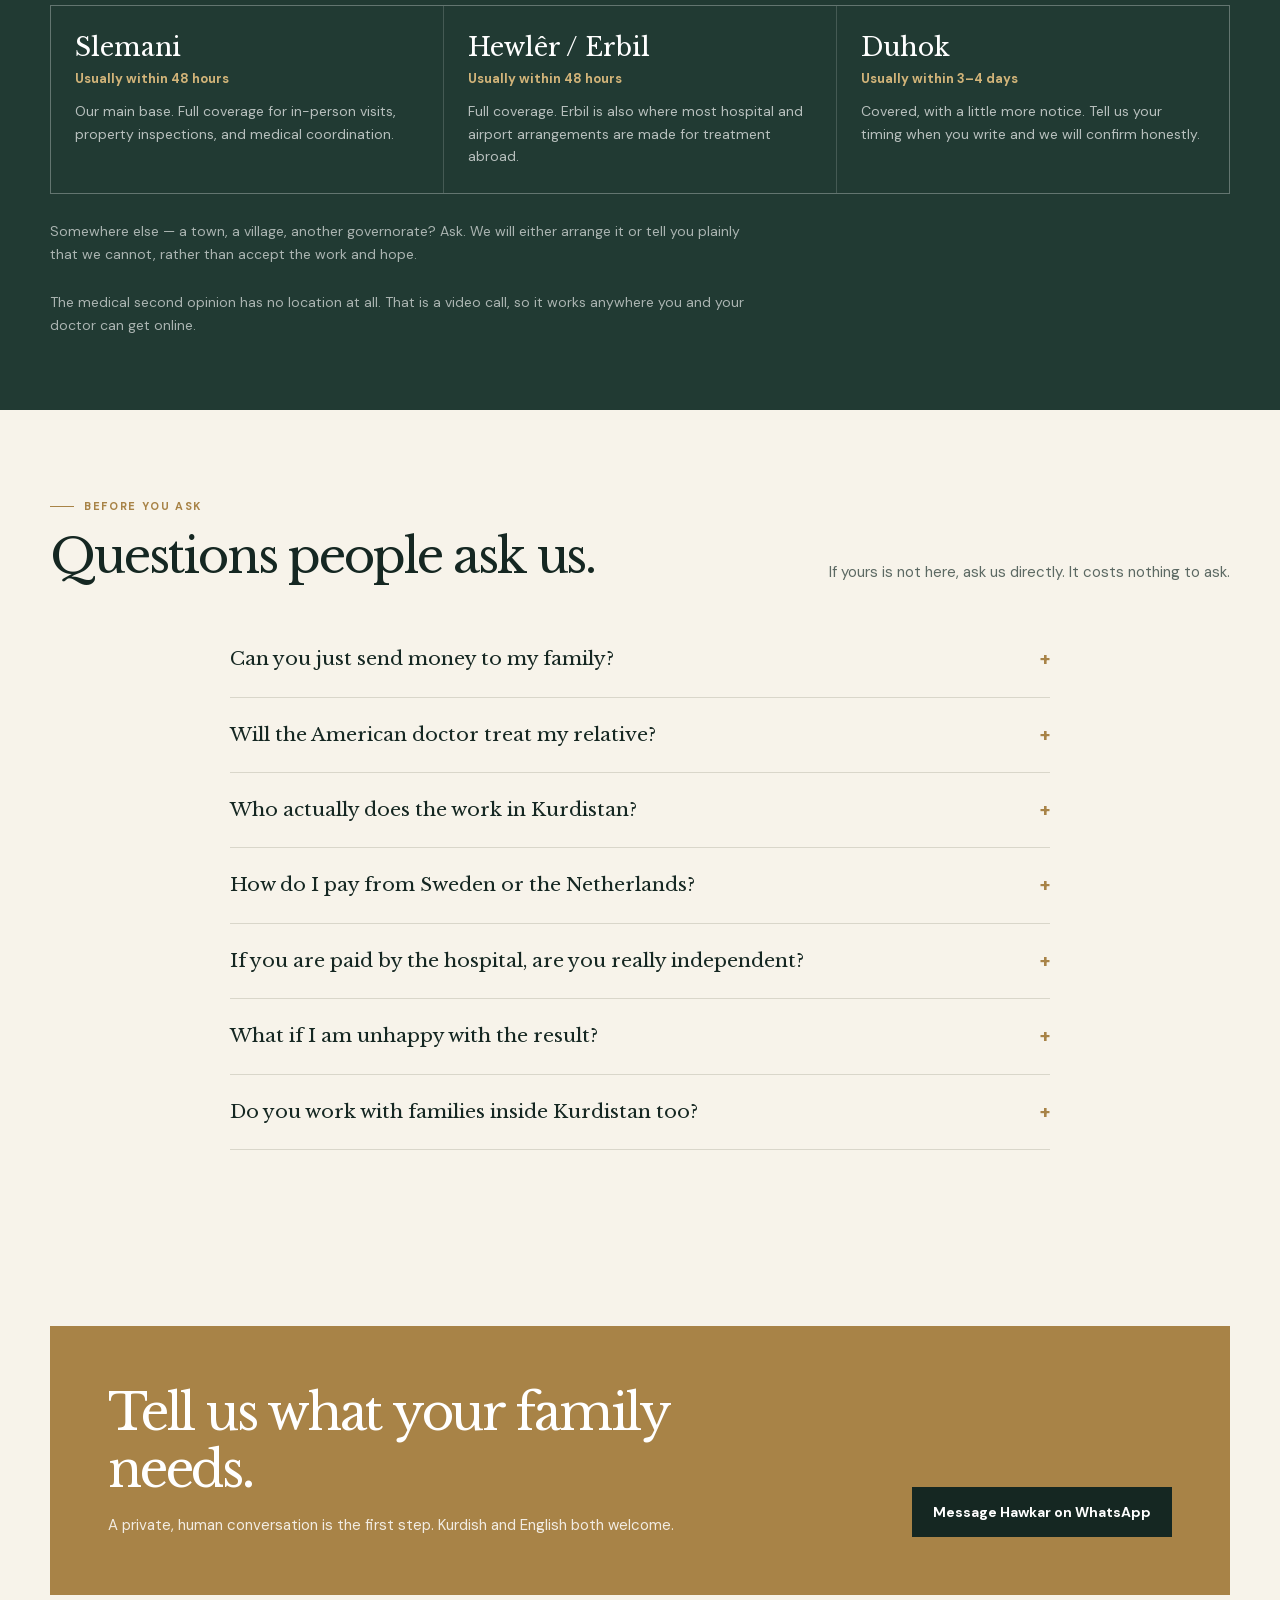
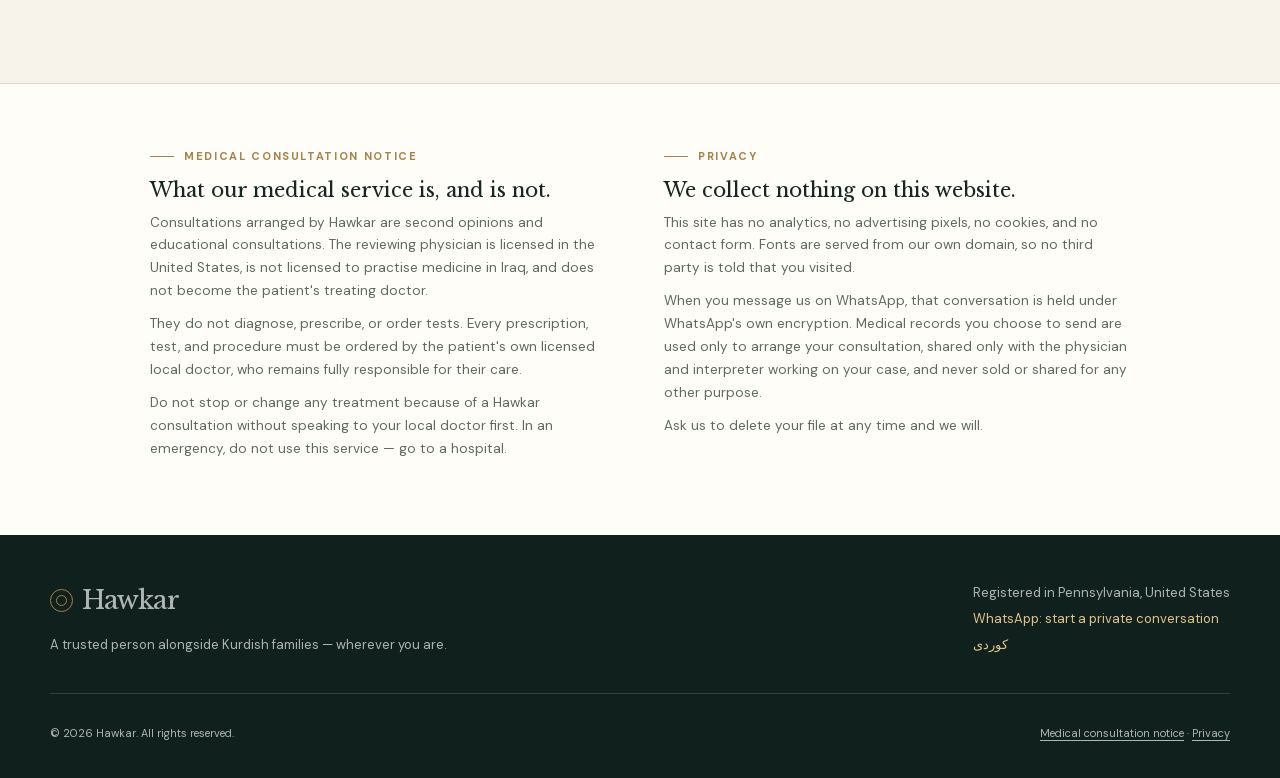
<file: en.html>
<!doctype html>
<html lang="en" dir="ltr">
<head>
<meta charset="utf-8">
<meta name="viewport" content="width=device-width, initial-scale=1">
<title>Hawkar — A trusted person, alongside your family</title>
<meta name="description" content="For Kurds abroad: an independent second opinion from a US doctor, a trusted person to check in on family in Kurdistan, and honest guidance on treatment abroad.">
<link rel="alternate" hreflang="ckb" href="index.html">
<link rel="alternate" hreflang="en" href="en.html">
<link rel="stylesheet" href="assets/site.css">
</head>
<body>
<a class="skip" href="#main">Skip to content</a>

<header>
  <div class="topline">
    <div class="wrap">
      <span>Registered in the United States · Serving families across Kurdistan</span>
      <span class="privacy"><i></i>Private by design. No tracking. No cookies.</span>
    </div>
  </div>

  <div class="nav-bar">
    <nav class="nav wrap" aria-label="Primary">
      <a class="brand" href="#top" aria-label="Hawkar home"><span class="brand-mark" aria-hidden="true"></span>Hawkar</a>
      <div class="nav-links">
        <a href="#services">Services</a>
        <a href="#how-it-works">How it works</a>
        <a href="#principles">Our principles</a>
        <a href="#coverage">Where we work</a>
        <a href="#faq">Questions</a>
        <a class="language" href="index.html">کوردی</a>
      </div>
      <a class="button" data-wa="Hello Hawkar, I would like to ask about your services.">
        <span class="label-long">Speak on&nbsp;</span>WhatsApp
      </a>
    </nav>
  </div>

  <div class="hero" id="top">
    <div class="rings" aria-hidden="true"><span></span><span></span><span></span></div>
    <div class="wrap hero-grid">
      <div>
        <div class="eyebrow">For Kurds abroad · And for families at home</div>
        <h1>When you cannot be there, <em>Hawkar can.</em></h1>
        <p class="hero-lead">A trusted person alongside your family in Kurdistan — for an independent medical view, an honest check in person, or clear treatment options abroad.</p>
        <div class="hero-actions">
          <a class="button" data-wa="Hello Hawkar, I need help for my family.">
            <svg viewBox="0 0 24 24" aria-hidden="true"><path d="M20.5 3.5A11.8 11.8 0 0 0 12.1 0C5.6 0 .3 5.3.3 11.8c0 2.1.5 4.1 1.5 5.9L.2 23.5l6-1.6a11.8 11.8 0 0 0 5.9 1.5h.1c6.5 0 11.8-5.3 11.8-11.8 0-3.2-1.3-6.1-3.5-8.1ZM12.1 21.4a9.8 9.8 0 0 1-5-1.4l-.4-.2-3.6.9.9-3.5-.2-.4a9.8 9.8 0 1 1 8.3 4.6Zm5.4-7.3c-.3-.1-1.8-.9-2.1-1s-.5-.1-.7.2-.8 1-.9 1.2-.3.2-.6.1a8 8 0 0 1-2.4-1.5 8.8 8.8 0 0 1-1.6-2c-.2-.3 0-.4.1-.5l.4-.5.2-.4c.1-.2 0-.4 0-.5l-1-2.3c-.2-.5-.5-.4-.7-.4h-.6c-.2 0-.5.1-.8.4s-1 1-1 2.5 1 2.9 1.2 3.1c.1.2 2.1 3.3 5.1 4.6.7.3 1.3.5 1.7.6.7.2 1.4.2 1.9.1.6-.1 1.8-.8 2-1.6s.3-1.5.2-1.6-.3-.2-.6-.4Z"/></svg>
            Start a private conversation
          </a>
          <a class="button button--light" href="#services">See how we help</a>
        </div>
        <p class="hero-note">No forms. No case numbers. You speak to a person first.</p>
      </div>
      <aside class="hero-card">
        <div class="eyebrow">Our promise</div>
        <p>“We do the work, show you what we found, and tell you the truth.”</p>
        <small>Hawkar means the one who helps — and works alongside you.</small>
      </aside>
    </div>
  </div>
</header>

<main id="main">

  <div class="promise" id="principles">
    <div class="wrap">
      <article class="promise-item">
        <div class="promise-icon" aria-hidden="true">↗</div>
        <div>
          <h2>We move effort. We never move money.</h2>
          <p>Hawkar is not a hawala. We do not send or hold cash for anyone. That boundary keeps your family and our work clear, lawful, and accountable.</p>
        </div>
      </article>
      <article class="promise-item">
        <div class="promise-icon" aria-hidden="true">+</div>
        <div>
          <h2>The doctor advises. They do not replace yours.</h2>
          <p>Our US physician provides a second opinion and consults with the local doctor. Diagnosis, prescriptions, and care remain with the licensed doctor treating the patient.</p>
        </div>
      </article>
    </div>
  </div>

  <section>
    <div class="wrap intro">
      <div>
        <div class="eyebrow">Why Hawkar</div>
        <h2>Distance should not leave you in the dark.</h2>
      </div>
      <div class="intro-copy">
        <p>You already know the difficult part: loving people from far away means never being fully sure what is happening.</p>
        <p>Hawkar gives you a professional set of eyes, hands, and judgment on the ground. We are independent of the seller, the hospital, and local convenience. Our job is to make the facts clear — especially the inconvenient ones.</p>
      </div>
    </div>
  </section>

  <section class="services" id="services">
    <div class="wrap">
      <div class="section-head">
        <div>
          <div class="eyebrow">What we do</div>
          <h2>Three ways to be closer.</h2>
        </div>
        <p>Each request begins with a private WhatsApp conversation. We agree the scope and the price before any work begins.</p>
      </div>

      <div class="service-grid">
        <article class="service">
          <div class="service-number">01 / MEDICAL</div>
          <h3>A second opinion from a US doctor.</h3>
          <p>We organise the records, arrange translation, and put the case before a physician in the United States. They speak with the patient and family by video with a Kurdish interpreter, then consult doctor-to-doctor with the local clinician.</p>
          <div class="price">From <span class="ltr">$150</span></div>
          <a class="go" data-wa="Hello Hawkar, I would like to ask about a medical second opinion.">Discuss a case</a>
        </article>

        <article class="service">
          <div class="service-number">02 / IN PERSON</div>
          <h3>Someone trusted to go and check.</h3>
          <p>From visiting a parent to inspecting an apartment before you buy it, a vetted Hawkar representative completes the task and returns photographs, video, and an honest written report — including the parts you did not want to hear.</p>
          <div class="price">From <span class="ltr">€40</span> · Property inspections from <span class="ltr">€150</span></div>
          <a class="go" data-wa="Hello Hawkar, I would like to ask about an in-person task in Kurdistan.">Describe what you need</a>
        </article>

        <article class="service">
          <div class="service-number">03 / TREATMENT ABROAD</div>
          <h3>Treatment abroad, at the real price.</h3>
          <p>For patients travelling from Kurdistan. We vet hospitals and gather itemised options for care in Turkey, Jordan or India, including travel and time away from work. You pay the hospital directly; Hawkar never touches the treatment payment.</p>
          <p style="margin-top:10px">Whether you are arranging this for yourself at home, or from abroad for a relative.</p>
          <div class="price">No fee to you — the hospital pays our referral</div>
          <a class="go" data-wa="Hello Hawkar, I would like to ask about treatment abroad.">Compare treatment options</a>
        </article>
      </div>
    </div>
  </section>

  <section class="method" id="how-it-works">
    <div class="wrap method-grid">
      <div>
        <div class="eyebrow">A calm, clear process</div>
        <h2>You should never have to chase an answer.</h2>
        <p class="method-intro">There are no anonymous tickets and no opaque middlemen. You will always know what is happening, who is doing it, and what comes next.</p>
      </div>
      <div class="steps">
        <article class="step"><div class="step-no">01</div><div><h3>Tell us what is worrying you</h3><p>Start on WhatsApp. Explain the situation in Kurdish or English. We listen before we recommend anything.</p></div></article>
        <article class="step"><div class="step-no">02</div><div><h3>Agree the scope, price, and boundaries</h3><p>We state exactly what Hawkar will do, what proof you will receive, and what it costs — before work starts.</p></div></article>
        <article class="step"><div class="step-no">03</div><div><h3>We do the work properly</h3><p>A relevant professional handles the request: a physician, an interpreter, or a vetted person on the ground.</p></div></article>
        <article class="step"><div class="step-no">04</div><div><h3>You receive the full picture</h3><p>We send the evidence and our report privately. If something is wrong, we say so plainly.</p></div></article>
      </div>
    </div>
  </section>

  <section class="proof">
    <div class="wrap proof-wrap">
      <div>
        <div class="eyebrow">What accountability looks like</div>
        <h2>Proof, not reassurance.</h2>
      </div>
      <div class="proof-list">
        <div class="proof-item"><strong>Before</strong><span>A written scope and an agreed price before the work begins.</span></div>
        <div class="proof-item"><strong>During</strong><span>Direct WhatsApp updates when timing or circumstances change.</span></div>
        <div class="proof-item"><strong>After</strong><span>Photographs, video, documents, or a written report — according to the task.</span></div>
        <div class="proof-item"><strong>Always</strong><span>An honest account, including information that is difficult to hear.</span></div>
      </div>
    </div>
  </section>

  <section class="coverage" id="coverage">
    <div class="wrap">
      <div class="section-head">
        <div>
          <div class="eyebrow">Where we work</div>
          <h2>Three cities, properly covered.</h2>
        </div>
        <p>We would rather be genuinely reliable in three places than thinly present in ten.</p>
      </div>

      <div class="cities">
        <article class="city">
          <h3>Slemani</h3>
          <p class="when">Usually within 48 hours</p>
          <p>Our main base. Full coverage for in-person visits, property inspections, and medical coordination.</p>
        </article>
        <article class="city">
          <h3>Hewlêr / Erbil</h3>
          <p class="when">Usually within 48 hours</p>
          <p>Full coverage. Erbil is also where most hospital and airport arrangements are made for treatment abroad.</p>
        </article>
        <article class="city">
          <h3>Duhok</h3>
          <p class="when">Usually within 3–4 days</p>
          <p>Covered, with a little more notice. Tell us your timing when you write and we will confirm honestly.</p>
        </article>
      </div>

      <p class="coverage-note">Somewhere else — a town, a village, another governorate? Ask. We will either arrange it or tell you plainly that we cannot, rather than accept the work and hope.</p>
      <p class="coverage-note">The medical second opinion has no location at all. That is a video call, so it works anywhere you and your doctor can get online.</p>
    </div>
  </section>

  <section class="faq" id="faq">
    <div class="wrap">
      <div class="section-head">
        <div>
          <div class="eyebrow">Before you ask</div>
          <h2>Questions people ask us.</h2>
        </div>
        <p>If yours is not here, ask us directly. It costs nothing to ask.</p>
      </div>

      <div class="faq-list">
        <details>
          <summary>Can you just send money to my family?</summary>
          <p>No — and we will always say no. Moving money across borders on someone's behalf requires a licence we do not hold and do not want. We sell work performed, not money transferred. Where a task involves buying something — groceries, a gift, gold — we buy it and deliver it, with a receipt and a photograph.</p>
        </details>
        <details>
          <summary>Will the American doctor treat my relative?</summary>
          <p>No. They give a second opinion, and then speak doctor-to-doctor with your own physician in Kurdistan. Your local doctor writes every prescription and order, because they are the one licensed to care for the patient. Think of it as bringing an experienced colleague into the room.</p>
        </details>
        <details>
          <summary>Who actually does the work in Kurdistan?</summary>
          <p>People we have vetted personally, working under our name and paid by us. Not a stranger found online, and not a favour asked of a busy cousin. If someone we send ever behaves dishonestly, we want to hear immediately — everything we have depends on it.</p>
        </details>
        <details>
          <summary>How do I pay from Sweden or the Netherlands?</summary>
          <p>By ordinary bank card, in euros or dollars, through our registered company in the United States. Nothing is paid inside Iraq and no Iraqi bank account is involved.</p>
        </details>
        <details>
          <summary>If you are paid by the hospital, are you really independent?</summary>
          <p>It is a fair question, so here is the whole arrangement. You pay the hospital directly at their own price; we never handle that money. The hospital pays us a referral fee, and we require written confirmation that our fee does not raise your price. We also present two or three options with real total costs, not one recommendation. If a hospital refuses those terms, we do not work with them.</p>
        </details>
        <details>
          <summary>What if I am unhappy with the result?</summary>
          <p>Tell us. Where we did not deliver what we promised, we put it right or return your money. We would rather lose one payment than lose our name — in a community where everyone talks to each other, our reputation is the only asset that really matters.</p>
        </details>
        <details>
          <summary>Do you work with families inside Kurdistan too?</summary>
          <p>Yes. Most of our customers live abroad and are paying for family at home, but if you are in Kurdistan and want a second opinion or help arranging treatment abroad, you are welcome.</p>
        </details>
      </div>
    </div>
  </section>

  <section class="final">
    <div class="wrap final-box">
      <div>
        <h2>Tell us what your family needs.</h2>
        <p>A private, human conversation is the first step. Kurdish and English both welcome.</p>
      </div>
      <a class="button" data-wa="Hello Hawkar, I would like to speak privately.">Message Hawkar on WhatsApp</a>
    </div>
  </section>

  <section class="notes">
    <div class="wrap notes-grid">
      <div class="note" id="medical-note">
        <div class="eyebrow">Medical consultation notice</div>
        <h3>What our medical service is, and is not.</h3>
        <p>Consultations arranged by Hawkar are second opinions and educational consultations. The reviewing physician is licensed in the United States, is not licensed to practise medicine in Iraq, and does not become the patient's treating doctor.</p>
        <p>They do not diagnose, prescribe, or order tests. Every prescription, test, and procedure must be ordered by the patient's own licensed local doctor, who remains fully responsible for their care.</p>
        <p>Do not stop or change any treatment because of a Hawkar consultation without speaking to your local doctor first. In an emergency, do not use this service — go to a hospital.</p>
      </div>
      <div class="note" id="privacy">
        <div class="eyebrow">Privacy</div>
        <h3>We collect nothing on this website.</h3>
        <p>This site has no analytics, no advertising pixels, no cookies, and no contact form. Fonts are served from our own domain, so no third party is told that you visited.</p>
        <p>When you message us on WhatsApp, that conversation is held under WhatsApp's own encryption. Medical records you choose to send are used only to arrange your consultation, shared only with the physician and interpreter working on your case, and never sold or shared for any other purpose.</p>
        <p>Ask us to delete your file at any time and we will.</p>
      </div>
    </div>
  </section>

</main>

<footer>
  <div class="wrap">
    <div class="footer-top">
      <div>
        <a class="brand" href="#top"><span class="brand-mark" aria-hidden="true"></span>Hawkar</a>
        <p>A trusted person alongside Kurdish families — wherever you are.</p>
      </div>
      <div class="footer-contact">
        Registered in Pennsylvania, United States<br>
        <a data-wa="Hello Hawkar.">WhatsApp: start a private conversation</a><br>
        <a href="index.html">کوردی</a>
      </div>
    </div>
    <div class="footer-bottom">
      <p>© 2026 Hawkar. All rights reserved.</p>
      <p><a href="#medical-note">Medical consultation notice</a> · <a href="#privacy">Privacy</a></p>
    </div>
  </div>
</footer>

<script src="assets/wa.js"></script>
<script src="assets/lang.js"></script>
</body>
</html>
</file>
<file: assets/site.css>
/* ============================================================
   HAWKAR
   Design direction: Perplexity, Aug 2026 — "a cross-border
   private practice for family assurance."
   Build: KAWA.

   Every directional rule uses LOGICAL properties
   (inline-start / inline-end), never left/right, so this one
   stylesheet serves the English LTR page and the Sorani RTL
   page correctly. Do not add left:/right: rules.
   ============================================================ */

@import url("fonts.css");

:root{
  --ink:       #152722;  /* deep forest — header, dark sections, primary text */
  --ink-2:     #213a33;  /* pine */
  --ink-deep:  #10201c;  /* footer */
  --cream:     #f7f3ea;  /* page ground */
  --paper:     #fffdf8;  /* content surface */
  --line:      #d9d6ca;  /* stone hairline */
  --gold:      #a88347;  /* aged gold — accent only, never a luxury signal */
  --gold-lit:  #d2b479;  /* gold on dark */
  --gold-pale: #eee4ce;  /* trust-principle strip */
  --gold-line: #dfd1b5;
  --muted:     #5c6963;  /* moss gray */
  --stone-2:   #e8e7df;
  --stone-3:   #cfd0c8;

  --serif: "Libre Baskerville", Georgia, serif;
  --sans:  "DM Sans", -apple-system, BlinkMacSystemFont, Arial, sans-serif;
  --naskh: "Noto Naskh Arabic", "Segoe UI", Tahoma, serif;
}

*{ box-sizing:border-box }
html{ scroll-behavior:smooth; -webkit-text-size-adjust:100% }

body{
  margin:0; background:var(--cream); color:var(--ink);
  font-family:var(--sans); font-size:16px; line-height:1.6;
  -webkit-font-smoothing:antialiased;
}
a{ color:inherit; text-decoration:none }
img{ max-width:100%; display:block }

/* Sorani needs a larger apparent scale and more leading — Naskh
   sits smaller on the line than Latin at the same px value. */
html[dir="rtl"] body{ font-family:var(--naskh); font-size:18px; line-height:1.9 }
html[dir="rtl"] .serif,
html[dir="rtl"] h1, html[dir="rtl"] h2,
html[dir="rtl"] h3, html[dir="rtl"] .brand{ font-family:var(--naskh) }
/* Latin runs inside Kurdish text keep their own face */
html[dir="rtl"] .ltr{ font-family:var(--sans) }

/* Numbers, currency, phone numbers and URLs must not be reordered
   by the bidi algorithm. Wrap them in .ltr. */
.ltr{ direction:ltr; unicode-bidi:isolate; display:inline-block }

.wrap{ width:min(1180px, calc(100% - 40px)); margin-inline:auto }

.eyebrow{
  display:flex; align-items:center; gap:10px;
  color:var(--gold); font-size:11px; font-weight:700;
  letter-spacing:.15em; text-transform:uppercase;
  font-family:var(--sans);
}
.eyebrow:before{ content:""; display:inline-block; width:24px; border-top:1px solid currentColor }
html[dir="rtl"] .eyebrow{ letter-spacing:normal; text-transform:none; font-size:13px; font-family:var(--naskh) }

/* ---------- buttons ---------- */
.button{
  display:inline-flex; align-items:center; justify-content:center; gap:10px;
  min-height:50px; padding:13px 20px;
  background:var(--gold); border:1px solid var(--gold); color:#fff;
  font-family:var(--sans); font-size:14px; font-weight:700;
  transition:background .2s, transform .2s, color .2s;
}
html[dir="rtl"] .button{ font-family:var(--naskh); font-size:15px }
.button:hover{ background:#8d6b35; border-color:#8d6b35; transform:translateY(-1px) }
.button--light{ background:transparent; border-color:rgba(255,255,255,.55); color:#fff }
.button--light:hover{ background:#fff; color:var(--ink); border-color:#fff }
.button svg{ width:18px; height:18px; fill:currentColor; flex:none }

.skip{ position:absolute; inset-inline-start:-999px }
.skip:focus{ inset-inline-start:16px; top:16px; z-index:99; background:#fff; padding:8px }

/* ---------- header ---------- */
header{ position:relative; background:var(--ink); color:#fff }

.topline{ border-bottom:1px solid rgba(255,255,255,.15); font-size:12px; color:rgba(255,255,255,.75) }
.topline .wrap{ min-height:36px; display:flex; align-items:center; justify-content:space-between; gap:14px }
.privacy{ display:flex; align-items:center; gap:7px }
.privacy i{ width:6px; height:6px; border-radius:50%; background:#c9ad78; display:inline-block }

/* Sticky, because the page is long and WhatsApp is the only conversion. */
.nav-bar{ position:sticky; top:0; z-index:60; background:var(--ink); border-bottom:1px solid rgba(255,255,255,.10) }
.nav{ min-height:80px; display:flex; align-items:center; justify-content:space-between; gap:24px }
.brand{ font-family:var(--serif); font-size:26px; letter-spacing:-.04em; display:flex; align-items:center; gap:9px }
html[dir="rtl"] .brand{ letter-spacing:normal }
.brand-mark{ width:23px; height:23px; border:1px solid var(--gold); border-radius:50%; position:relative; flex:none }
.brand-mark:after{ content:""; position:absolute; inset:5px; border:1px solid var(--gold); border-radius:50% }
.nav-links{ display:flex; align-items:center; gap:28px; font-size:13px; color:rgba(255,255,255,.84) }
html[dir="rtl"] .nav-links{ font-size:15px }
.nav-links a:hover{ color:#fff }
.language{ font-weight:700; border-bottom:1px solid var(--gold); padding-bottom:3px }
.nav .button{ min-height:40px; padding:9px 14px; font-size:12px }

/* ---------- hero ---------- */
.hero{ padding:70px 0 84px; position:relative; overflow:hidden }
.hero:after{
  content:""; position:absolute; width:500px; height:500px;
  inset-inline-end:-220px; top:30px;
  border:1px solid rgba(199,168,105,.18); border-radius:50%;
  box-shadow:0 0 0 48px rgba(199,168,105,.05), 0 0 0 96px rgba(199,168,105,.035);
}

/* ---------- hero animation ----------
   Two quiet moves, and nothing more.

   1. The rings breathe outward. Not a loading spinner and not a pulse of
      urgency — a slow signal at roughly the pace of calm breathing, saying
      "someone is there, steadily." One cycle is 12 seconds; a visitor
      reading the headline sees perhaps one and a half.

   2. The headline block settles into place once, on arrival.

   Both are disabled entirely under prefers-reduced-motion. A person who
   arrives here is usually worried about someone they love; movement they
   did not ask for is the last thing they need.
   ------------------------------------------------------------------ */

/* Three knobs. Change these, not the rules below. */
:root{
  --ring-cycle:   12s;    /* one ring's whole journey */
  --ring-peak:    .5;     /* how visible a ring gets at its brightest */
  --ring-reach:   3.1;    /* how far it expands before fading out */
}

.rings{
  position:absolute; inset-inline-end:-150px; top:-40px;
  width:700px; height:700px; pointer-events:none; z-index:0;
}
.rings span{
  position:absolute; inset:0; margin:auto;
  width:200px; height:200px; border-radius:50%;
  border:1px solid var(--gold-lit);
  opacity:0; transform:scale(.4);
  animation:ring-breathe var(--ring-cycle) cubic-bezier(.25,.6,.35,1) infinite;
}
/* Evenly spaced thirds of the cycle, so the spacing follows the pace. */
.rings span:nth-child(2){ animation-delay:calc(var(--ring-cycle) / 3) }
.rings span:nth-child(3){ animation-delay:calc(var(--ring-cycle) / 3 * 2) }

@keyframes ring-breathe{
  0%   { opacity:0;                          transform:scale(.4) }
  14%  { opacity:var(--ring-peak) }
  72%  { opacity:calc(var(--ring-peak) * .16) }
  100% { opacity:0;                          transform:scale(var(--ring-reach)) }
}

/* Staged arrival. Each line settles a beat after the one above it. */
.hero .eyebrow,
.hero h1,
.hero-lead,
.hero-actions,
.hero-note,
.hero-card{
  animation:settle .9s cubic-bezier(.22,.7,.3,1) both;
}
.hero .eyebrow  { animation-delay:.05s }
.hero h1        { animation-delay:.18s }
.hero-lead      { animation-delay:.34s }
.hero-actions   { animation-delay:.48s }
.hero-note      { animation-delay:.60s }
.hero-card      { animation-delay:.72s }

@keyframes settle{
  from{ opacity:0; transform:translateY(14px) }
  to  { opacity:1; transform:none }
}
.hero-grid{
  display:grid; grid-template-columns:minmax(0,1.25fr) minmax(280px,.75fr);
  gap:70px; align-items:end; position:relative; z-index:1;
}
.hero h1{
  font:400 clamp(38px,5vw,67px)/1.12 var(--serif);
  letter-spacing:-.055em; max-width:760px; margin:17px 0 22px;
}
html[dir="rtl"] .hero h1{ font-family:var(--naskh); letter-spacing:normal; line-height:1.45; font-size:clamp(32px,4.4vw,56px) }
.hero h1 em{ font-style:normal; color:var(--gold-lit) }
.hero-lead{ font-size:18px; line-height:1.7; color:rgba(255,255,255,.8); max-width:635px; margin:0 0 30px }
html[dir="rtl"] .hero-lead{ line-height:2 }
.hero-actions{ display:flex; gap:12px; flex-wrap:wrap }
.hero-note{ font-size:12px; color:rgba(255,255,255,.65); margin:13px 0 0 }
html[dir="rtl"] .hero-note{ font-size:14px }
.hero-card{ border-inline-start:1px solid var(--gold); padding-block:8px; padding-inline-start:28px }
.hero-card p{ font:400 24px/1.45 var(--serif); letter-spacing:-.025em; margin:10px 0 18px }
html[dir="rtl"] .hero-card p{ font-family:var(--naskh); letter-spacing:normal; line-height:1.8; font-size:21px }
.hero-card small{ font-size:12px; color:rgba(255,255,255,.68) }
html[dir="rtl"] .hero-card small{ font-size:14px }

/* ---------- the two hard rules ---------- */
.promise{ background:var(--gold-pale); border-block:1px solid var(--gold-line) }
.promise .wrap{ display:grid; grid-template-columns:1fr 1fr }
.promise-item{ padding:29px 34px; display:flex; align-items:flex-start; gap:17px }
.promise-item + .promise-item{ border-inline-start:1px solid #d7c7a9 }
.promise-icon{
  width:32px; height:32px; border:1px solid var(--gold); border-radius:50%;
  display:grid; place-items:center; flex:none; color:var(--gold); font-weight:700;
  font-family:var(--sans);
}
.promise h2{ font:700 15px/1.25 var(--sans); margin:0 0 5px }
html[dir="rtl"] .promise h2{ font-family:var(--naskh); font-size:17px; line-height:1.5 }
.promise p{ font-size:13px; line-height:1.55; color:#4f554e; margin:0; max-width:460px }
html[dir="rtl"] .promise p{ font-size:15px; line-height:1.85 }

/* ---------- sections ---------- */
section{ padding:88px 0 }
.intro{ display:grid; grid-template-columns:.8fr 1.2fr; gap:70px; align-items:start }
.intro h2, .section-head h2{ font:400 clamp(31px,4vw,48px)/1.18 var(--serif); letter-spacing:-.045em; margin:12px 0 0 }
html[dir="rtl"] .intro h2, html[dir="rtl"] .section-head h2{ font-family:var(--naskh); letter-spacing:normal; line-height:1.5 }
.intro-copy{
  border-inline-start:1px solid var(--gold); padding-inline-start:30px;
  font-size:18px; line-height:1.7; color:#3e4a45;
}
html[dir="rtl"] .intro-copy{ line-height:2 }
.intro-copy p:first-child{ margin-top:0 }
.intro-copy p:last-child{ margin-bottom:0 }

.services{ background:var(--paper); border-block:1px solid var(--line) }
.section-head{ display:flex; justify-content:space-between; align-items:end; gap:24px; margin-bottom:38px }
.section-head p{ color:var(--muted); max-width:440px; margin:0; font-size:15px }
.service-grid{ display:grid; grid-template-columns:repeat(3,1fr); border-top:1px solid var(--line); border-inline-start:1px solid var(--line) }
.service{
  padding:31px 29px 30px; border-inline-end:1px solid var(--line);
  border-bottom:1px solid var(--line); min-height:390px;
  display:flex; flex-direction:column;
}
.service-number{ color:var(--gold); font:400 13px var(--serif); letter-spacing:.1em }
html[dir="rtl"] .service-number{ font-family:var(--naskh); letter-spacing:normal; font-size:14px }
.service h3{ font:400 27px/1.2 var(--serif); letter-spacing:-.035em; margin:34px 0 16px }
html[dir="rtl"] .service h3{ font-family:var(--naskh); letter-spacing:normal; line-height:1.55; font-size:24px }
.service p{ font-size:14px; color:var(--muted); margin:0 }
html[dir="rtl"] .service p{ font-size:16px; line-height:1.9 }
.service .price{ margin-top:auto; padding-top:28px; font-weight:700; font-size:13px; color:var(--ink) }
html[dir="rtl"] .service .price{ font-size:15px }
.service .go{ margin-top:16px; font-weight:700; font-size:13px; color:var(--gold) }
html[dir="rtl"] .service .go{ font-size:15px }
.service .go:after{ content:" \2192" }              /* → */
html[dir="rtl"] .service .go:after{ content:" \2190" } /* ← */

/* ---------- process ---------- */
.method{ background:var(--ink); color:#fff }
.method-grid{ display:grid; grid-template-columns:.8fr 1.2fr; gap:80px }
.method h2{ font:400 clamp(31px,4vw,46px)/1.2 var(--serif); letter-spacing:-.045em; margin:13px 0 }
html[dir="rtl"] .method h2{ font-family:var(--naskh); letter-spacing:normal; line-height:1.5 }
.method-intro{ color:rgba(255,255,255,.72); font-size:16px; max-width:360px }
.steps{ border-top:1px solid rgba(255,255,255,.2) }
.step{ display:grid; grid-template-columns:54px 1fr; gap:19px; padding:21px 0; border-bottom:1px solid rgba(255,255,255,.2) }
.step-no{ color:var(--gold-lit); font:400 22px var(--serif) }
.step h3{ font-size:15px; margin:0 0 5px }
html[dir="rtl"] .step h3{ font-size:17px }
.step p{ font-size:14px; color:rgba(255,255,255,.68); margin:0 }
html[dir="rtl"] .step p{ font-size:16px }

/* ---------- proof ---------- */
.proof{ padding:88px 0 0 }
.proof-wrap{ background:var(--stone-2); padding:50px; display:grid; grid-template-columns:1fr 1.15fr; gap:60px; align-items:center }
.proof h2{ font:400 clamp(29px,3.5vw,44px)/1.2 var(--serif); letter-spacing:-.04em; margin:12px 0 0 }
html[dir="rtl"] .proof h2{ font-family:var(--naskh); letter-spacing:normal; line-height:1.5 }
.proof-list{ display:grid; grid-template-columns:1fr 1fr; gap:1px; background:var(--stone-3); border:1px solid var(--stone-3) }
.proof-item{ background:var(--stone-2); padding:22px }
.proof-item strong{ display:block; font:400 22px var(--serif); margin-bottom:7px }
html[dir="rtl"] .proof-item strong{ font-family:var(--naskh); font-size:20px }
.proof-item span{ font-size:13px; line-height:1.45; color:#58625b }
html[dir="rtl"] .proof-item span{ font-size:15px; line-height:1.8 }

/* ---------- FAQ ---------- */
.faq{ padding-top:88px }
.faq-list{ max-width:820px; margin-inline:auto }
.faq details{ border-bottom:1px solid var(--line); padding:0 }
.faq summary{
  cursor:pointer; list-style:none; padding:22px 0;
  font-family:var(--serif); font-size:19px; color:var(--ink);
  display:flex; justify-content:space-between; align-items:baseline; gap:20px;
}
html[dir="rtl"] .faq summary{ font-family:var(--naskh); font-size:18px; line-height:1.7 }
.faq summary::-webkit-details-marker{ display:none }
.faq summary:after{ content:"+"; color:var(--gold); font-family:var(--sans); font-weight:700; flex:none }
.faq details[open] summary:after{ content:"\2013" }
.faq details p{ margin:0 0 22px; color:var(--muted); font-size:15px; max-width:66ch }
html[dir="rtl"] .faq details p{ font-size:16px; line-height:1.95 }

/* ---------- closing CTA ---------- */
.final{ padding:88px 0 }
.final-box{ background:var(--gold); color:#fff; padding:58px; display:grid; grid-template-columns:1fr auto; gap:35px; align-items:end }
.final h2{ font:400 clamp(32px,4vw,50px)/1.14 var(--serif); letter-spacing:-.045em; margin:0; max-width:650px }
html[dir="rtl"] .final h2{ font-family:var(--naskh); letter-spacing:normal; line-height:1.5 }
.final p{ margin:15px 0 0; color:rgba(255,255,255,.85); font-size:15px }
.final .button{ background:var(--ink); border-color:var(--ink); white-space:nowrap }
.final .button:hover{ background:#fff; color:var(--ink); border-color:#fff }

/* ---------- language suggestion strip ---------- */
.lang-offer{
  display:flex; align-items:center; justify-content:center; gap:16px;
  padding:9px 16px; background:var(--gold-pale);
  border-bottom:1px solid var(--gold-line);
  font-family:var(--sans); font-size:13.5px; color:#4f554e;
}
.lang-offer[dir="rtl"]{ font-family:var(--naskh); font-size:15px }
.lang-offer a{ color:var(--gold); font-weight:700; text-decoration:underline; text-underline-offset:3px }
.lang-offer button{
  background:none; border:0; cursor:pointer; color:#8b8f88;
  font-size:19px; line-height:1; padding:0 4px;
}
.lang-offer button:hover{ color:var(--ink) }

/* ---------- coverage ---------- */
.coverage{ background:var(--ink-2); color:#fff; padding:74px 0 }
.coverage h2{ font:400 clamp(28px,3.4vw,42px)/1.2 var(--serif); letter-spacing:-.04em; margin:12px 0 0 }
html[dir="rtl"] .coverage h2{ font-family:var(--naskh); letter-spacing:normal; line-height:1.5 }
.coverage .section-head p{ color:rgba(255,255,255,.7) }
.cities{ display:grid; grid-template-columns:repeat(3,1fr); gap:1px; background:rgba(255,255,255,.16); border:1px solid rgba(255,255,255,.16) }
.city{ background:var(--ink-2); padding:26px 24px }
.city h3{ font:400 25px var(--serif); margin:0 0 6px; color:#fff }
html[dir="rtl"] .city h3{ font-family:var(--naskh); font-size:23px }
.city .when{ color:var(--gold-lit); font-size:13px; font-weight:700; font-family:var(--sans); margin:0 0 10px }
html[dir="rtl"] .city .when{ font-family:var(--naskh); font-size:15px }
.city p{ font-size:14px; color:rgba(255,255,255,.68); margin:0 }
html[dir="rtl"] .city p{ font-size:16px; line-height:1.9 }
.coverage-note{ margin:26px 0 0; font-size:14px; color:rgba(255,255,255,.62); max-width:70ch }
html[dir="rtl"] .coverage-note{ font-size:16px }

/* ---------- legal notes ---------- */
.notes{ background:var(--paper); border-top:1px solid var(--line); padding:64px 0 }
.notes-grid{ display:grid; grid-template-columns:1fr 1fr; gap:48px; max-width:980px; margin-inline:auto }
.note h3{ font:400 20px var(--serif); margin:12px 0 10px }
html[dir="rtl"] .note h3{ font-family:var(--naskh) }
.note p{ font-size:13.5px; line-height:1.7; color:var(--muted); margin:0 0 10px }
html[dir="rtl"] .note p{ font-size:15px; line-height:1.9 }

/* ---------- footer ---------- */
footer{ background:var(--ink-deep); color:rgba(255,255,255,.67); padding:45px 0 24px }
.footer-top{ display:flex; justify-content:space-between; gap:35px; padding-bottom:35px; border-bottom:1px solid rgba(255,255,255,.15) }
.footer-top p{ font-size:13px; max-width:415px; margin:13px 0 0 }
.footer-contact{ font-size:13px; line-height:2 }
.footer-contact a{ color:#e2c58c }
.footer-bottom{ padding-top:20px; display:flex; justify-content:space-between; gap:20px; font-size:11px; flex-wrap:wrap }
html[dir="rtl"] .footer-bottom{ font-size:13px }
.footer-bottom a{ text-decoration:underline; text-underline-offset:3px }

/* ---------- mobile ----------
   The WhatsApp button STAYS in the sticky header. This audience is
   overwhelmingly on phones and WhatsApp is the only conversion path —
   hiding it would be the single most expensive change we could make. */
@media(max-width:780px){
  .wrap{ width:min(100% - 32px, 1180px) }
  .topline .wrap{ justify-content:center; text-align:center }
  .topline .privacy{ display:none }
  .nav{ min-height:64px; gap:12px }
  .nav-links a:not(.language){ display:none }
  .nav-links{ gap:14px; margin-inline-start:auto }
  .nav .button{ min-height:38px; padding:8px 13px; font-size:12px }
  .nav .button .label-long{ display:none }
  .brand{ font-size:21px }

  .hero{ padding:52px 0 58px }
  .hero-grid, .intro, .method-grid, .proof-wrap, .notes-grid{ grid-template-columns:1fr; gap:35px }
  .hero h1{ font-size:40px }
  html[dir="rtl"] .hero h1{ font-size:32px }
  .hero-lead{ font-size:16px }
  .hero-card{ padding-inline-start:20px }
  .hero-card p{ font-size:21px }

  .promise .wrap{ grid-template-columns:1fr }
  .promise-item{ padding:23px 0 }
  .promise-item + .promise-item{ border-inline-start:0; border-top:1px solid #d7c7a9 }

  .intro-copy{ padding-inline-start:20px; font-size:16px }
  section{ padding:62px 0 }
  .section-head{ display:block; margin-bottom:27px }
  .section-head p{ margin-top:16px }

  .cities{ grid-template-columns:1fr }
  .coverage{ padding:56px 0 }
  .lang-offer{ font-size:13px; gap:10px; padding:8px 12px }
  .service-grid{ grid-template-columns:1fr }
  .service{ min-height:0; padding:27px 23px }
  .service h3{ margin:22px 0 12px }
  .service .price{ margin-top:21px; padding-top:0 }

  .method{ padding:64px 0 }
  .proof{ padding:62px 0 0 }
  .proof-wrap{ padding:34px 22px; gap:34px }
  .proof-list{ grid-template-columns:1fr }
  .faq{ padding-top:62px }
  .faq summary{ font-size:17px }
  .final{ padding:62px 0 }
  .final-box{ padding:35px 24px; grid-template-columns:1fr; gap:24px }
  .final .button{ width:100% }
  .notes{ padding:48px 0 }
  .footer-top, .footer-bottom{ display:block }
  .footer-contact{ margin-top:25px }
  .footer-bottom p + p{ margin-top:10px }
}

@media (prefers-reduced-motion: reduce){
  html{ scroll-behavior:auto }
  .button{ transition:none }
  .button:hover{ transform:none }

  /* No breathing rings, no staged arrival — everything is simply present. */
  .rings{ display:none }
  .hero .eyebrow, .hero h1, .hero-lead,
  .hero-actions, .hero-note, .hero-card{
    animation:none; opacity:1; transform:none;
  }
}
</file>
